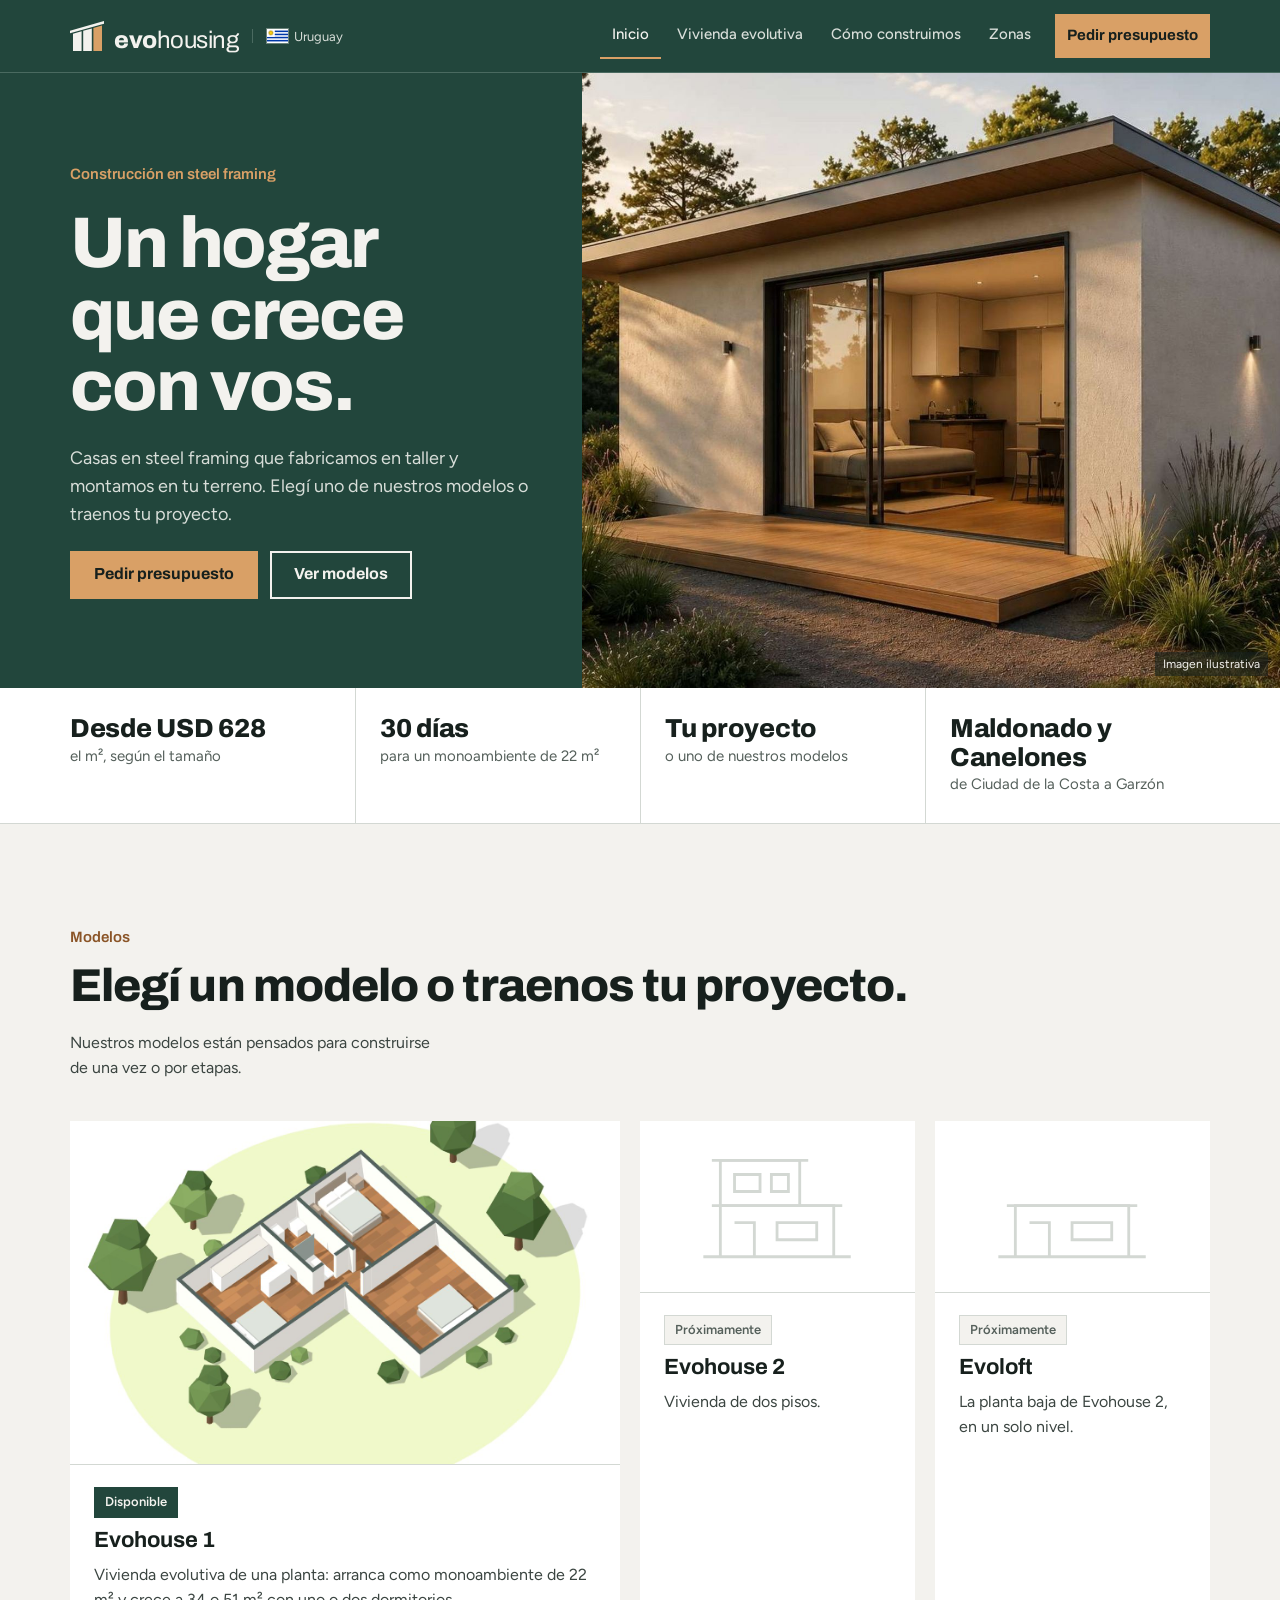
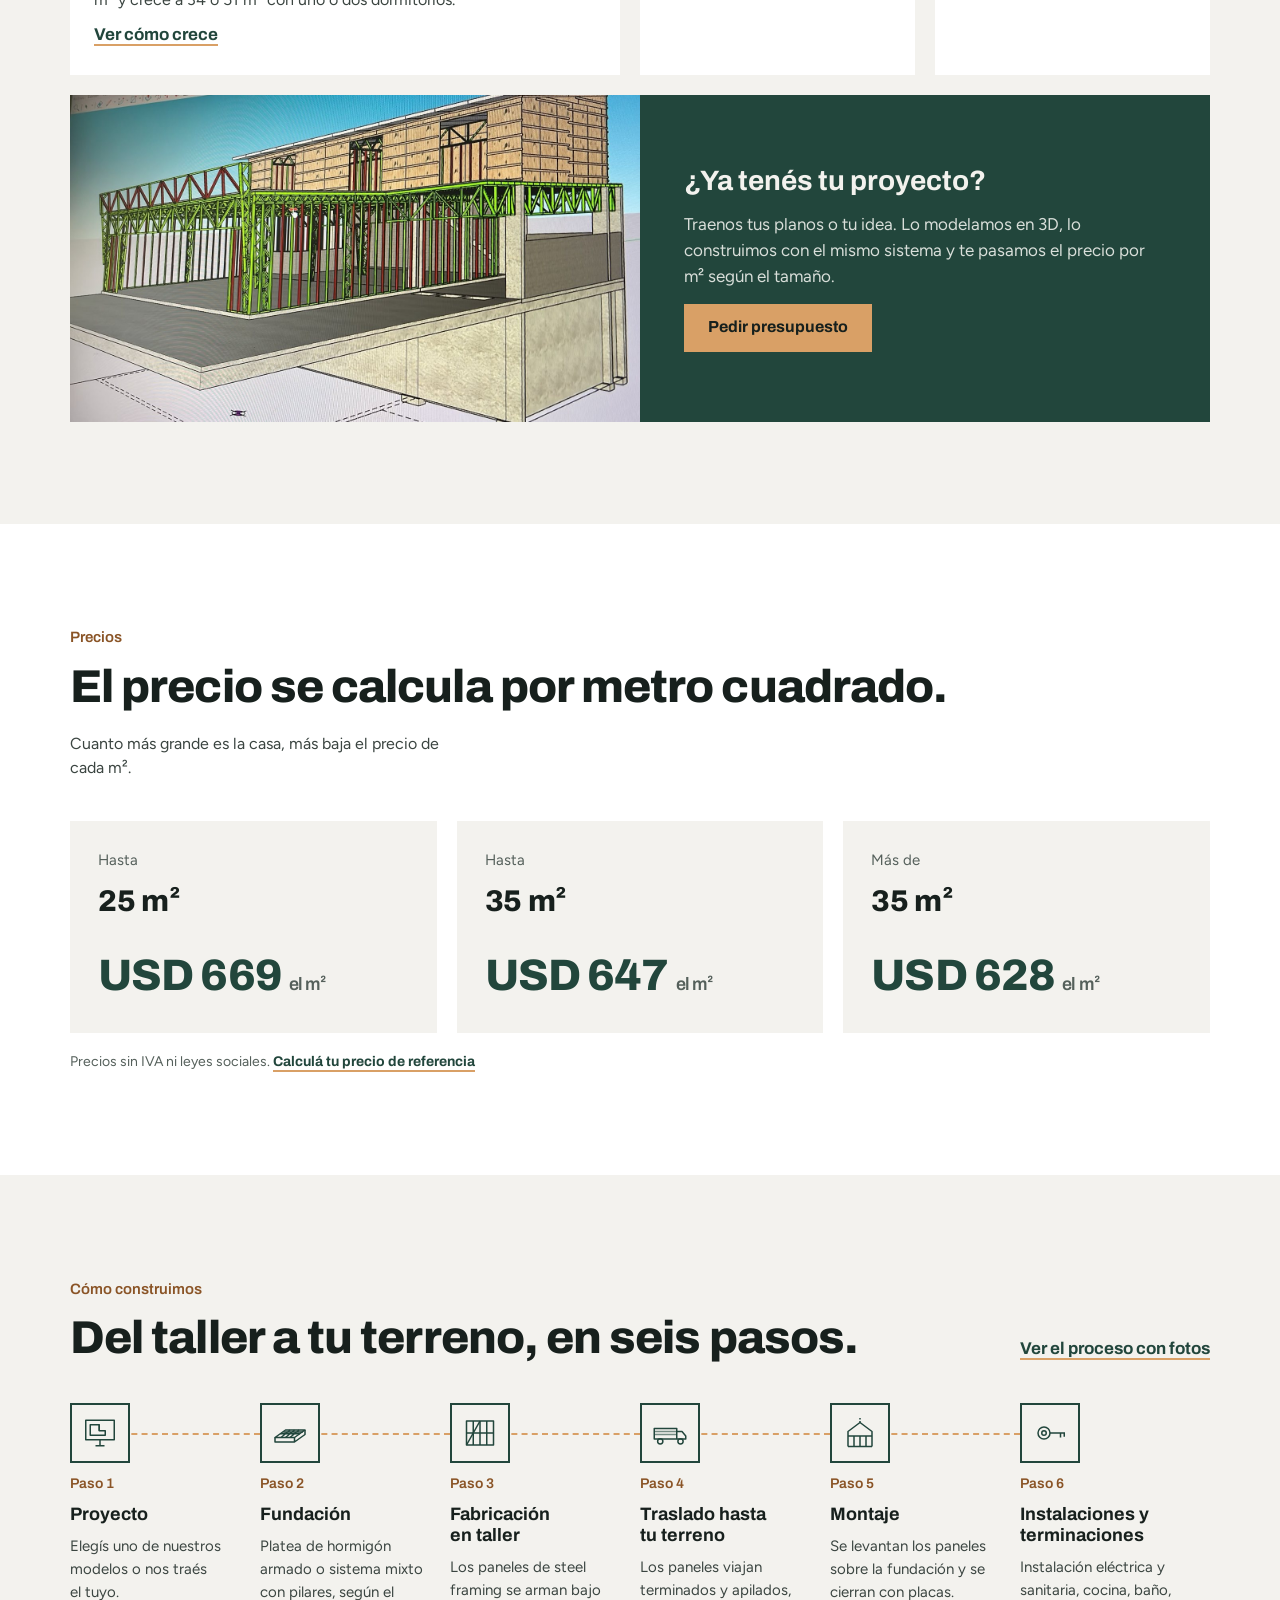
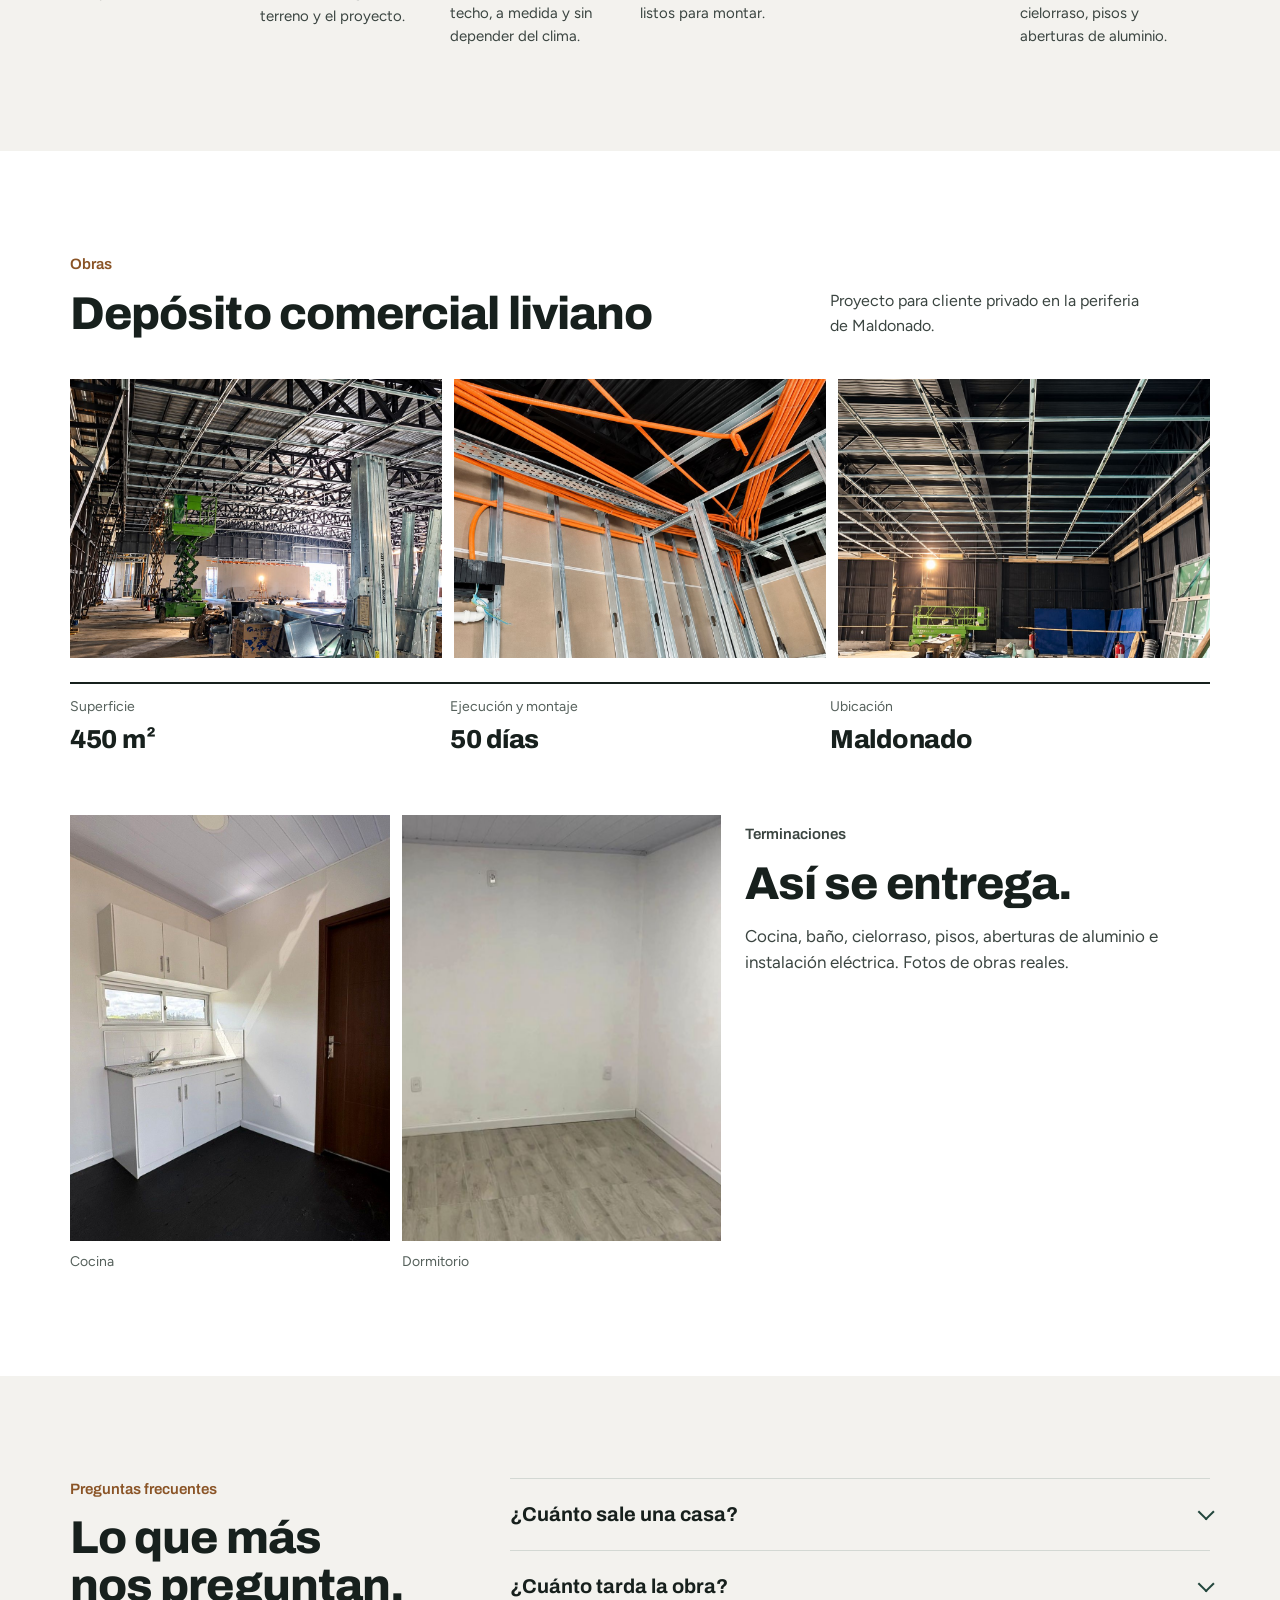
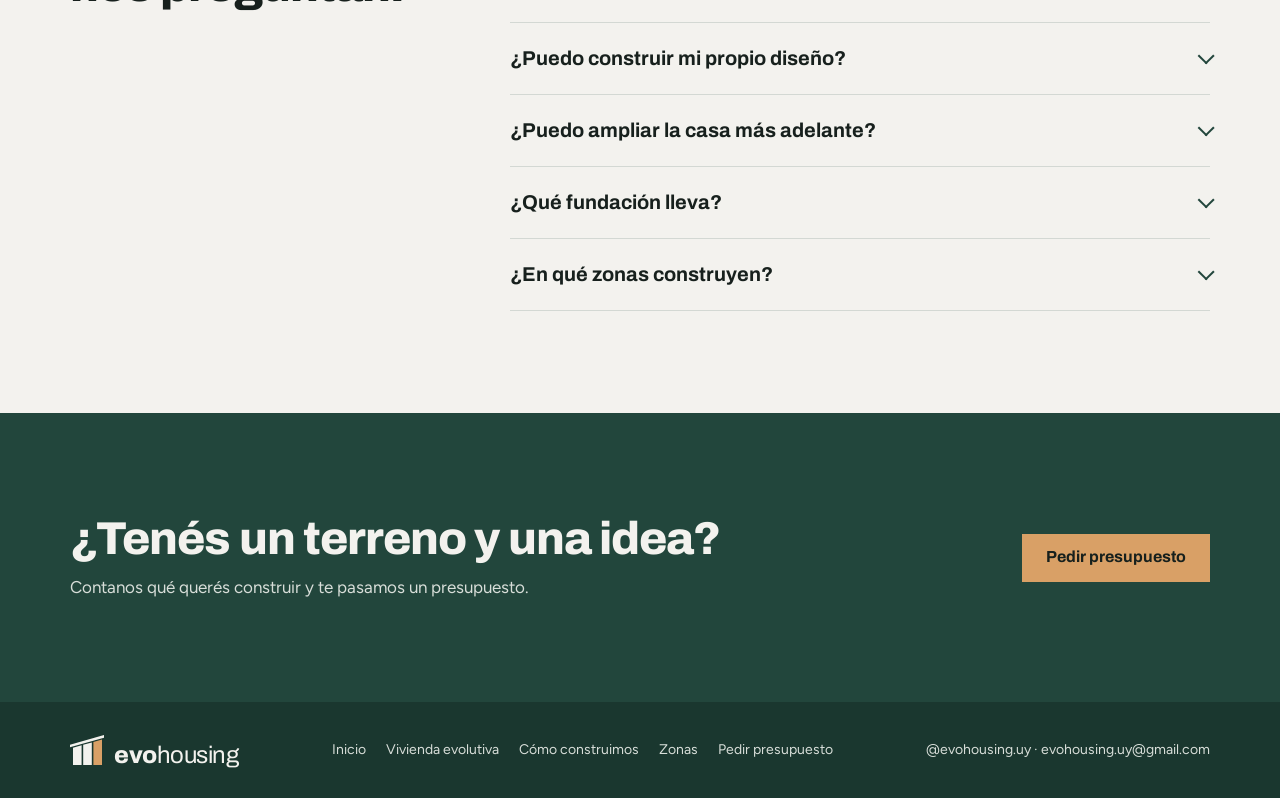
<file: index.html>
<!doctype html>
<html lang="es">
<head>
<meta charset="utf-8">
<meta name="viewport" content="width=device-width, initial-scale=1, viewport-fit=cover">
<title>EvoHousing · Casas en steel framing en Maldonado y Canelones</title>
<meta name="description" content="Casas en steel framing fabricadas en taller y montadas en tu terreno. Diseños propios o tu proyecto, en la costa de Maldonado y Canelones.">
<link rel="canonical" href="https://evohousing.github.io/">
<link rel="icon" href="favicon.svg" type="image/svg+xml">
<meta property="og:title" content="EvoHousing · Casas en steel framing en Maldonado y Canelones">
<meta property="og:description" content="Casas en steel framing fabricadas en taller y montadas en tu terreno. Diseños propios o tu proyecto, en la costa de Maldonado y Canelones.">
<meta property="og:image" content="https://evohousing.github.io/img/casa.jpg">
<meta property="og:url" content="https://evohousing.github.io/">
<link rel="preconnect" href="https://fonts.googleapis.com">
<link rel="preconnect" href="https://fonts.gstatic.com" crossorigin>
<link rel="stylesheet" href="https://fonts.googleapis.com/css2?family=Archivo:wdth,wght@62..125,400..900&family=Figtree:wght@400;500;600;700&display=swap">
<link rel="stylesheet" href="css/estilos.css?v=20261025b">
<script type="application/ld+json">{"@context": "https://schema.org", "@type": "GeneralContractor", "name": "EvoHousing", "slogan": "Un hogar que crece con vos.", "description": "Casas en steel framing fabricadas en taller y montadas en tu terreno. Diseños propios o tu proyecto.", "url": "https://evohousing.github.io/", "logo": "https://evohousing.github.io/favicon.svg", "image": "https://evohousing.github.io/img/obras/estructura-sitio.jpg", "email": "evohousing.uy@gmail.com", "sameAs": ["https://www.instagram.com/evohousing.uy/"], "address": {"@type": "PostalAddress", "addressLocality": "Punta del Este", "addressRegion": "Maldonado", "addressCountry": "UY"}, "areaServed": ["Punta del Este", "Maldonado", "San Carlos", "José Ignacio", "Garzón", "Solís", "Atlántida", "Solymar", "Ciudad de la Costa"]}</script>
<style>
.hero { background: var(--pino); color: var(--hueso); display: grid; grid-template-columns: minmax(0, 5fr) minmax(0, 6fr); }
.hero__text { padding-block: clamp(48px, 7vw, 96px); padding-left: max(20px, env(safe-area-inset-left, 0px), calc((100vw - 1180px) / 2 + 20px)); padding-right: clamp(24px, 4vw, 56px); display: flex; flex-direction: column; justify-content: center; gap: 22px; min-width: 0; }
.hero p.lead { color: var(--sobre-pino); }
.hero__ctas { display: flex; flex-wrap: wrap; gap: 12px; }
.hero__img { min-height: 460px; position: relative; }
.hero__img img { position: absolute; inset: 0; width: 100%; height: 100%; object-fit: cover; object-position: 40% 50%; }
.ilustrativa { position: absolute; right: 12px; bottom: 12px; font-size: 12px; color: var(--hueso); background: rgba(23,32,29,.6); padding: 3px 8px; }
@media (max-width: 860px) { .hero { grid-template-columns: 1fr; } .hero__text { padding-right: max(20px, env(safe-area-inset-right, 0px)); } .hero__img { min-height: 0; aspect-ratio: 4 / 3; order: -1; } }
.datos-clave { background: var(--blanco); border-bottom: 1px solid var(--linea); }
.datos-clave ul { list-style: none; margin: 0; padding: 0; display: grid; grid-template-columns: repeat(4, minmax(0, 1fr)); }
.datos-clave li { padding: 26px 24px 26px 0; display: flex; flex-direction: column; gap: 2px; }
.datos-clave li + li { padding-left: 24px; border-left: 1px solid var(--linea); }
.datos-clave strong { font-family: var(--display); font-weight: 800; font-size: 26px; letter-spacing: -0.01em; line-height: 1.1; }
.datos-clave span { font-size: 15px; color: var(--gris-2); }
@media (max-width: 860px) { .datos-clave ul { grid-template-columns: 1fr 1fr; } .datos-clave li:nth-child(3) { padding-left: 0; border-left: 0; } .datos-clave li:nth-child(n+3) { border-top: 1px solid var(--linea); } }
.modelos { display: grid; grid-template-columns: 2fr 1fr 1fr; gap: 20px; }
.modelo { background: var(--blanco); display: flex; flex-direction: column; min-width: 0; }
.modelo__img { aspect-ratio: 16 / 10; display: flex; align-items: center; justify-content: center; padding: 16px; background: var(--blanco); border-bottom: 1px solid var(--linea); }
.modelo__img img { max-height: 100%; width: auto; }
.modelo__img--foto { padding: 0; }
.modelo__img--foto img { width: 100%; height: 100%; max-height: none; object-fit: cover; }
.modelo__img svg { width: 70%; height: auto; color: var(--linea); }
.modelo__txt { padding: 22px 24px 26px; display: flex; flex-direction: column; gap: 10px; flex: 1; }
.modelo__txt p { color: var(--gris); font-size: 16px; }
.modelo__txt .link { margin-top: auto; }
.estado { align-self: flex-start; font-size: 13px; font-weight: 600; padding: 4px 10px; background: var(--hueso); color: var(--gris-2); border: 1px solid var(--linea); }
.estado--ok { background: var(--pino); color: var(--hueso); border-color: var(--pino); }
@media (max-width: 960px) { .modelos { grid-template-columns: 1fr 1fr; } .modelos .modelo:first-child { grid-column: 1 / -1; } }
@media (max-width: 560px) { .modelos { grid-template-columns: 1fr; } }
.propio { margin-top: 20px; display: grid; grid-template-columns: minmax(0, 1fr) minmax(0, 1fr); background: var(--pino); color: var(--hueso); }
.propio img { width: 100%; height: 100%; object-fit: cover; min-height: 260px; }
.propio div { padding: clamp(24px, 4vw, 44px); display: flex; flex-direction: column; justify-content: center; gap: 14px; }
.propio p { color: var(--sobre-pino); }
@media (max-width: 760px) { .propio { grid-template-columns: 1fr; } }
.proceso { list-style: none; margin: 0; padding: 0; display: grid; grid-template-columns: repeat(6, minmax(0, 1fr)); gap: 0; counter-reset: paso; }
.proceso li { display: flex; flex-direction: column; gap: 10px; padding: 0 18px 0 0; position: relative; }
.proceso li::before { content: ""; position: absolute; left: 0; right: 0; top: 30px; border-top: 2px dashed var(--madera); z-index: 0; }
.proceso li:last-child::before { right: auto; width: 60px; }
.proceso .ic { position: relative; z-index: 1; width: 60px; height: 60px; background: var(--hueso); border: 2px solid var(--pino); color: var(--pino); display: flex; align-items: center; justify-content: center; }
.proceso .ic svg { width: 36px; height: 36px; }
.proceso b { font-family: var(--display); font-size: 14px; color: var(--madera-txt); font-weight: 600; }
.proceso h3 { font-size: 18px; }
.proceso p { font-size: 15px; color: var(--gris); }
@media (max-width: 960px) { .proceso { grid-template-columns: repeat(3, minmax(0, 1fr)); row-gap: 32px; } .proceso li:nth-child(3)::before { right: auto; width: 60px; } }
@media (max-width: 560px) { .proceso { grid-template-columns: 1fr; row-gap: 0; } .proceso li { display: grid; grid-template-columns: 60px 1fr; column-gap: 16px; padding: 0 0 22px; } .proceso li > :not(.ic) { grid-column: 2; } .proceso .ic { grid-row: 1 / span 3; } .proceso li::before { left: 30px; right: auto; top: 0; bottom: 0; width: 0; border-top: 0; border-left: 2px dashed var(--madera); } .proceso li:last-child::before { display: none; } }
.obra { display: grid; grid-template-columns: repeat(3, minmax(0, 1fr)); gap: 12px; }
.obra img { aspect-ratio: 4 / 3; object-fit: cover; width: 100%; }
@media (max-width: 760px) { .obra { grid-template-columns: 1fr 1fr; } .obra figure:first-child { grid-column: span 2; } }
.terminaciones { display: grid; grid-template-columns: 7fr 5fr; gap: 24px; align-items: start; margin-top: 56px; }
.terminaciones .fotos { display: grid; grid-template-columns: 1fr 1fr; gap: 12px; }
.terminaciones img { aspect-ratio: 3 / 4; object-fit: cover; width: 100%; }
.terminaciones .texto { display: flex; flex-direction: column; gap: 14px; padding-top: 8px; }
.terminaciones .texto p { color: var(--gris); }
@media (max-width: 860px) { .terminaciones { grid-template-columns: 1fr; } }
.faq { display: grid; grid-template-columns: minmax(0, 4fr) minmax(0, 7fr); gap: 40px; }
@media (max-width: 860px) { .faq { grid-template-columns: 1fr; gap: 20px; } }
.faq details { border-top: 1px solid var(--linea); }
.faq details:last-child { border-bottom: 1px solid var(--linea); }
.faq summary { list-style: none; cursor: pointer; display: flex; justify-content: space-between; gap: 16px; align-items: center; padding: 20px 0; font-family: var(--display); font-weight: 700; font-size: 20px; }
.faq summary::-webkit-details-marker { display: none; }
.faq summary::after { content: ""; width: 12px; height: 12px; flex-shrink: 0; border-right: 2px solid var(--pino); border-bottom: 2px solid var(--pino); transform: rotate(45deg) translateY(-3px); transition: transform .2s; }
.faq details[open] summary::after { transform: rotate(225deg) translateY(-3px); }
.faq details p { padding: 0 0 22px; color: var(--gris); max-width: 62ch; }
@media (prefers-reduced-motion: reduce) { .faq summary::after { transition: none; } }
.cierre .wrap { display: flex; flex-wrap: wrap; justify-content: space-between; align-items: center; gap: 24px; }
.cierre p { color: var(--sobre-pino); margin-top: 10px; }
</style>
</head>
<body>
<header class="top">
  <div class="wrap top__in">
    <div class="marca" style="display:flex;align-items:center;gap:14px">
      <a class="logo" href="./" aria-label="EvoHousing, inicio"><svg viewBox="0 0 34 32" aria-hidden="true"><polygon points="0,13.28 34,3.72 34,1.12 0,10.68" fill="#F3F2EE"/><polygon points="3,13.74 11.6,11.32 11.6,31 3,31" fill="#F3F2EE"/><polygon points="13.2,10.87 21.8,8.45 21.8,31 13.2,31" fill="#F3F2EE"/><polygon points="23.4,8 32,5.58 32,31 23.4,31" fill="#D9A066"/></svg><span>evo<b>housing</b></span></a>
      <span class="pais" style="display:inline-flex;align-items:center;gap:6px"><svg class="bandera" width="21" height="14" viewBox="0 0 27 18" role="img" aria-label="Bandera de Uruguay"><rect width="27" height="18" fill="#FFFFFF"/><rect y="2" width="27" height="2" fill="#0038A8"/><rect y="6" width="27" height="2" fill="#0038A8"/><rect y="10" width="27" height="2" fill="#0038A8"/><rect y="14" width="27" height="2" fill="#0038A8"/><rect width="10" height="10" fill="#FFFFFF"/><polygon points="5.00,1.60 5.41,2.94 6.30,1.86 6.17,3.25 7.40,2.60 6.75,3.83 8.14,3.70 7.06,4.59 8.40,5.00 7.06,5.41 8.14,6.30 6.75,6.17 7.40,7.40 6.17,6.75 6.30,8.14 5.41,7.06 5.00,8.40 4.59,7.06 3.70,8.14 3.83,6.75 2.60,7.40 3.25,6.17 1.86,6.30 2.94,5.41 1.60,5.00 2.94,4.59 1.86,3.70 3.25,3.83 2.60,2.60 3.83,3.25 3.70,1.86 4.59,2.94" fill="#FCD116" stroke="#7B5A00" stroke-width="0.25"/><circle cx="5" cy="5" r="1.9" fill="#FCD116" stroke="#7B5A00" stroke-width="0.25"/></svg>Uruguay</span>
    </div>
    <nav class="nav" aria-label="Secciones">
      <a href="./" aria-current="page">Inicio</a>
      <a href="vivienda-evolutiva.html">Vivienda evolutiva</a>
      <a href="como-construimos.html">Cómo construimos</a>
      <a href="zonas.html">Zonas</a>
      <a class="nav__cta" href="presupuesto.html">Pedir presupuesto</a>
    </nav>
  </div>
</header>
<main>
  <section class="hero" aria-labelledby="titulo">
    <div class="hero__text">
      <p class="eyebrow" style="color: var(--madera)">Construcción en steel framing</p>
      <h1 id="titulo">Un hogar que crece con vos.</h1>
      <p class="lead">Casas en steel framing que fabricamos en taller y montamos en tu terreno. Elegí uno de nuestros modelos o traenos tu proyecto.</p>
      <div class="hero__ctas">
        <a class="btn btn--madera" href="presupuesto.html">Pedir presupuesto</a>
        <a class="btn btn--line" href="vivienda-evolutiva.html">Ver modelos</a>
      </div>
    </div>
    <div class="hero__img"><img src="img/casa.jpg" alt="Vivienda EvoHousing de un ambiente con gran ventanal y deck de madera, al atardecer" width="1800" height="1126"><span class="ilustrativa">Imagen ilustrativa</span></div>
  </section>

  <section class="datos-clave" aria-label="En resumen">
    <div class="wrap">
      <ul>
        <li><strong>Desde USD 628</strong><span>el m², según el tamaño</span></li>
        <li><strong>30 días</strong><span>para un monoambiente de 22 m²</span></li>
        <li><strong>Tu proyecto</strong><span>o uno de nuestros modelos</span></li>
        <li><strong>Maldonado y Canelones</strong><span>de Ciudad de la Costa a Garzón</span></li>
      </ul>
    </div>
  </section>

  <section class="band" aria-labelledby="t-modelos">
    <div class="wrap">
      <div class="section-head">
        <div><p class="eyebrow">Modelos</p><h2 id="t-modelos">Elegí un modelo o traenos tu proyecto.</h2></div>
        <p class="lead">Nuestros modelos están pensados para construirse de una vez o por etapas.</p>
      </div>
      <div class="modelos">
        <article class="modelo">
          <div class="modelo__img modelo__img--foto"><img src="img/evohouse-1.jpg" alt="Maqueta de Evohouse 1 con dos dormitorios, rodeada de vegetación" width="1280" height="800" loading="lazy"></div>
          <div class="modelo__txt">
            <span class="estado estado--ok">Disponible</span>
            <h3>Evohouse 1</h3>
            <p>Vivienda evolutiva de una planta: arranca como monoambiente de 22 m² y crece a 34 o 51 m² con uno o dos dormitorios.</p>
            <a class="link" href="vivienda-evolutiva.html">Ver cómo crece</a>
          </div>
        </article>
        <article class="modelo">
          <div class="modelo__img"><svg viewBox="0 0 120 80" fill="none" stroke="currentColor" stroke-width="2" aria-hidden="true"><path d="M20 76V40h80v36M20 40V8h56v32"/><path d="M14 8h68M14 40h92M8 76h104"/><path d="M30 52h14v24M60 52h28v12H60zM30 18h18v12H30zM56 18h12v12H56z"/></svg></div>
          <div class="modelo__txt"><span class="estado">Próximamente</span><h3>Evohouse 2</h3><p>Vivienda de dos pisos.</p></div>
        </article>
        <article class="modelo">
          <div class="modelo__img"><svg viewBox="0 0 120 80" fill="none" stroke="currentColor" stroke-width="2" aria-hidden="true"><path d="M20 76V40h80v36"/><path d="M14 40h92M8 76h104"/><path d="M30 52h14v24M60 52h28v12H60z"/></svg></div>
          <div class="modelo__txt"><span class="estado">Próximamente</span><h3>Evoloft</h3><p>La planta baja de Evohouse 2, en un solo nivel.</p></div>
        </article>
      </div>
      <div class="propio">
        <img src="img/obras/proyecto-bim.jpg" alt="Modelo 3D de una estructura de steel framing en la computadora" width="1430" height="820" loading="lazy">
        <div>
          <h3 style="font-size: 28px">¿Ya tenés tu proyecto?</h3>
          <p>Traenos tus planos o tu idea. Lo modelamos en 3D, lo construimos con el mismo sistema y te pasamos el precio por m² según el tamaño.</p>
          <a class="btn btn--madera" href="presupuesto.html" style="align-self: flex-start">Pedir presupuesto</a>
        </div>
      </div>
    </div>
  </section>

  <section class="band band--white" aria-labelledby="t-precio">
    <div class="wrap">
      <div class="section-head">
        <div><p class="eyebrow">Precios</p><h2 id="t-precio">El precio se calcula por metro cuadrado.</h2></div>
        <p class="lead">Cuanto más grande es la casa, más baja el precio de cada m².</p>
      </div>
      <div class="tramos">
        <div class="tramo"><span>Hasta</span><b>25 m²</b><strong>USD 669 <small>el m²</small></strong></div>
        <div class="tramo"><span>Hasta</span><b>35 m²</b><strong>USD 647 <small>el m²</small></strong></div>
        <div class="tramo"><span>Más de</span><b>35 m²</b><strong>USD 628 <small>el m²</small></strong></div>
      </div>
      <p class="nota" style="margin-top: 18px">Precios sin IVA ni leyes sociales. <a class="link" href="presupuesto.html#calculadora">Calculá tu precio de referencia</a></p>
    </div>
  </section>

  <section class="band" aria-labelledby="t-proceso">
    <div class="wrap">
      <div class="section-head">
        <div><p class="eyebrow">Cómo construimos</p><h2 id="t-proceso">Del taller a tu terreno, en seis pasos.</h2></div>
        <a class="link" href="como-construimos.html">Ver el proceso con fotos</a>
      </div>
      <ol class="proceso">
        <li><span class="ic"><svg viewBox="0 0 48 48" fill="none" stroke="currentColor" stroke-width="2" stroke-linejoin="round" aria-hidden="true"><rect x="5" y="7" width="38" height="26"/><path d="M18 41h12M24 33v8"/><path d="M11 27V13h12v8h8v6z"/><path d="M23 13v8"/></svg></span><b>Paso 1</b><h3>Proyecto</h3><p>Elegís uno de nuestros modelos o nos traés el tuyo.</p></li>
<li><span class="ic"><svg viewBox="0 0 48 48" fill="none" stroke="currentColor" stroke-width="2" stroke-linejoin="round" aria-hidden="true"><path d="M4 30l14-10h26L30 30z"/><path d="M4 30v6h26v-6M30 36l14-10v-6"/><path d="M11 25h26M15 22.5h26M18 30l12-10M24 30l12-10M12 30l12-10"/></svg></span><b>Paso 2</b><h3>Fundación</h3><p>Platea de hormigón armado o sistema mixto con pilares, según el terreno y el proyecto.</p></li>
<li><span class="ic"><svg viewBox="0 0 48 48" fill="none" stroke="currentColor" stroke-width="2" stroke-linejoin="round" aria-hidden="true"><rect x="6" y="8" width="36" height="32"/><path d="M15 8v32M24 8v32M33 8v32M6 24h36"/><path d="M6 40L24 8" stroke-dasharray="0"/></svg></span><b>Paso 3</b><h3>Fabricación en taller</h3><p>Los paneles de steel framing se arman bajo techo, a medida y sin depender del clima.</p></li>
<li><span class="ic"><svg viewBox="0 0 48 48" fill="none" stroke="currentColor" stroke-width="2" stroke-linejoin="round" aria-hidden="true"><path d="M3 32h30V18H3z"/><path d="M33 22h7l5 6v4H33"/><circle cx="11" cy="35" r="3.5"/><circle cx="38" cy="35" r="3.5"/><path d="M3 22h30M3 26h30" opacity=".6"/></svg></span><b>Paso 4</b><h3>Traslado hasta tu terreno</h3><p>Los paneles viajan terminados y apilados, listos para montar.</p></li>
<li><span class="ic"><svg viewBox="0 0 48 48" fill="none" stroke="currentColor" stroke-width="2" stroke-linejoin="round" aria-hidden="true"><path d="M8 42V22L24 10l16 12v20"/><path d="M8 42h32M16 42V28M24 42V28M32 42V28M8 28h32"/><path d="M24 4v6" stroke-dasharray="2 2"/></svg></span><b>Paso 5</b><h3>Montaje</h3><p>Se levantan los paneles sobre la fundación y se cierran con placas.</p></li>
<li><span class="ic"><svg viewBox="0 0 48 48" fill="none" stroke="currentColor" stroke-width="2" stroke-linejoin="round" aria-hidden="true"><circle cx="16" cy="24" r="8"/><circle cx="16" cy="24" r="3"/><path d="M24 24h20M38 24v6M43 24v5"/></svg></span><b>Paso 6</b><h3>Instalaciones y terminaciones</h3><p>Instalación eléctrica y sanitaria, cocina, baño, cielorraso, pisos y aberturas de aluminio.</p></li>
      </ol>
    </div>
  </section>

  <section class="band band--white" aria-labelledby="t-obras">
    <div class="wrap">
      <div class="section-head">
        <div><p class="eyebrow">Obras</p><h2 id="t-obras">Depósito comercial liviano</h2></div>
        <p class="lead">Proyecto para cliente privado en la periferia de Maldonado.</p>
      </div>
      <div class="obra">
        <figure class="foto"><img src="img/obras/deposito-estructura.jpg" alt="Estructura y cubierta del depósito" width="1600" height="900" loading="lazy"></figure>
        <figure class="foto"><img src="img/obras/deposito-instalaciones.jpg" alt="Instalaciones eléctricas sobre tabiques de steel framing" width="1600" height="900" loading="lazy"></figure>
        <figure class="foto"><img src="img/obras/deposito-cielorraso.jpg" alt="Estructura del cielorraso del depósito" width="1600" height="900" loading="lazy"></figure>
      </div>
      <dl class="ficha" style="margin-top: 24px">
        <div><dt>Superficie</dt><dd>450 m²</dd></div>
        <div><dt>Ejecución y montaje</dt><dd>50 días</dd></div>
        <div><dt>Ubicación</dt><dd>Maldonado</dd></div>
      </dl>
      <div class="terminaciones">
        <div class="fotos">
          <figure class="foto"><img src="img/obras/cocina.jpg" alt="Cocina terminada con mesada de granito y muebles blancos" width="1010" height="1180" loading="lazy"><figcaption>Cocina</figcaption></figure>
          <figure class="foto"><img src="img/obras/dormitorio.jpg" alt="Dormitorio terminado con piso cerámico y cielorraso de PVC" width="646" height="1200" loading="lazy"><figcaption>Dormitorio</figcaption></figure>
        </div>
        <div class="texto">
          <p class="eyebrow">Terminaciones</p>
          <h2>Así se entrega.</h2>
          <p>Cocina, baño, cielorraso, pisos, aberturas de aluminio e instalación eléctrica. Fotos de obras reales.</p>
        </div>
      </div>
    </div>
  </section>

  <section class="band" aria-labelledby="t-faq">
    <div class="wrap faq">
      <div style="display:flex; flex-direction:column; gap:14px"><p class="eyebrow">Preguntas frecuentes</p><h2 id="t-faq">Lo que más nos preguntan.</h2></div>
      <div>
        <details><summary>¿Cuánto sale una casa?</summary><p>Se calcula por m²: hasta 25 m², USD 669 el m²; hasta 35 m², USD 647; más de 35 m², USD 628. Son precios sin IVA ni leyes sociales. En <a class="link" href="presupuesto.html#calculadora">Pedir presupuesto</a> podés calcular un precio de referencia.</p></details>
        <details><summary>¿Cuánto tarda la obra?</summary><p>Un monoambiente de 22 m² se ejecuta en 30 días y cada ampliación en 20 días. Si construís los 51 m² de una vez, el plazo total es de 65 días.</p></details>
        <details><summary>¿Puedo construir mi propio diseño?</summary><p>Sí. Traenos tus planos o tu idea, lo modelamos en 3D y te pasamos el precio por m² según el tamaño.</p></details>
        <details><summary>¿Puedo ampliar la casa más adelante?</summary><p>Sí. Evohouse 1 está pensada para crecer: arrancás con el monoambiente y le sumás uno o dos dormitorios cuando los necesites. <a class="link" href="vivienda-evolutiva.html">Ver cómo crece</a></p></details>
        <details><summary>¿Qué fundación lleva?</summary><p>Platea de hormigón armado o sistema mixto con pilares, según el terreno y el proyecto.</p></details>
        <details><summary>¿En qué zonas construyen?</summary><p>Punta del Este, Maldonado, San Carlos, José Ignacio, Garzón, Solís, Atlántida, Solymar y Ciudad de la Costa. Si tu terreno está en otra zona, consultanos. <a class="link" href="zonas.html">Ver zonas</a></p></details>
      </div>
    </div>
  </section>

  <section class="band band--pino cierre">
    <div class="wrap">
      <div><h2>¿Tenés un terreno y una idea?</h2><p>Contanos qué querés construir y te pasamos un presupuesto.</p></div>
      <a class="btn btn--madera" href="presupuesto.html">Pedir presupuesto</a>
    </div>
  </section>
</main>
<footer class="pie">
  <div class="wrap">
    <a class="logo" href="./"><svg viewBox="0 0 34 32" aria-hidden="true"><polygon points="0,13.28 34,3.72 34,1.12 0,10.68" fill="#F3F2EE"/><polygon points="3,13.74 11.6,11.32 11.6,31 3,31" fill="#F3F2EE"/><polygon points="13.2,10.87 21.8,8.45 21.8,31 13.2,31" fill="#F3F2EE"/><polygon points="23.4,8 32,5.58 32,31 23.4,31" fill="#D9A066"/></svg><span>evo<b>housing</b></span></a>
    <nav aria-label="Pie"><a href="./">Inicio</a> <a href="vivienda-evolutiva.html">Vivienda evolutiva</a> <a href="como-construimos.html">Cómo construimos</a> <a href="zonas.html">Zonas</a> <a href="presupuesto.html">Pedir presupuesto</a></nav>
    <span><a href="https://www.instagram.com/evohousing.uy/" target="_blank" rel="noopener">@evohousing.uy</a> · evohousing.uy@gmail.com</span>
  </div>
</footer>

</body>
</html>
</file>
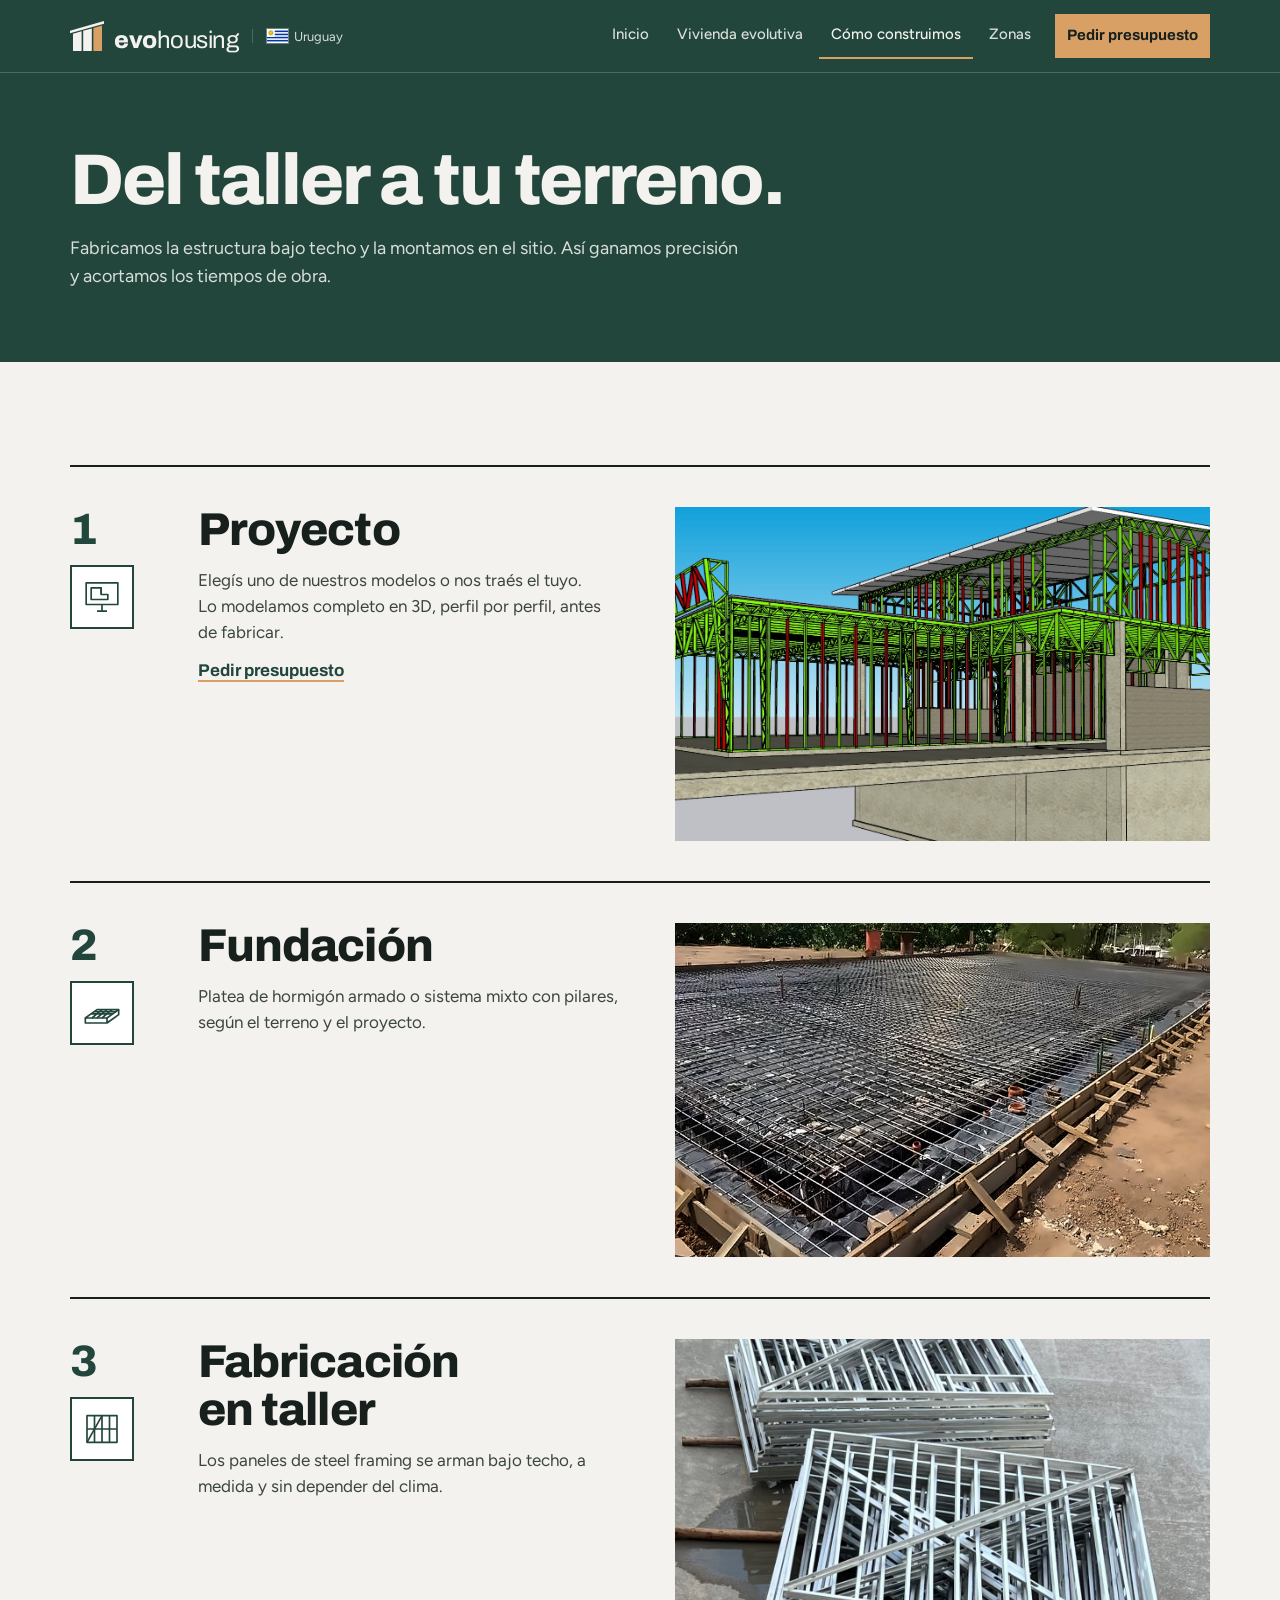
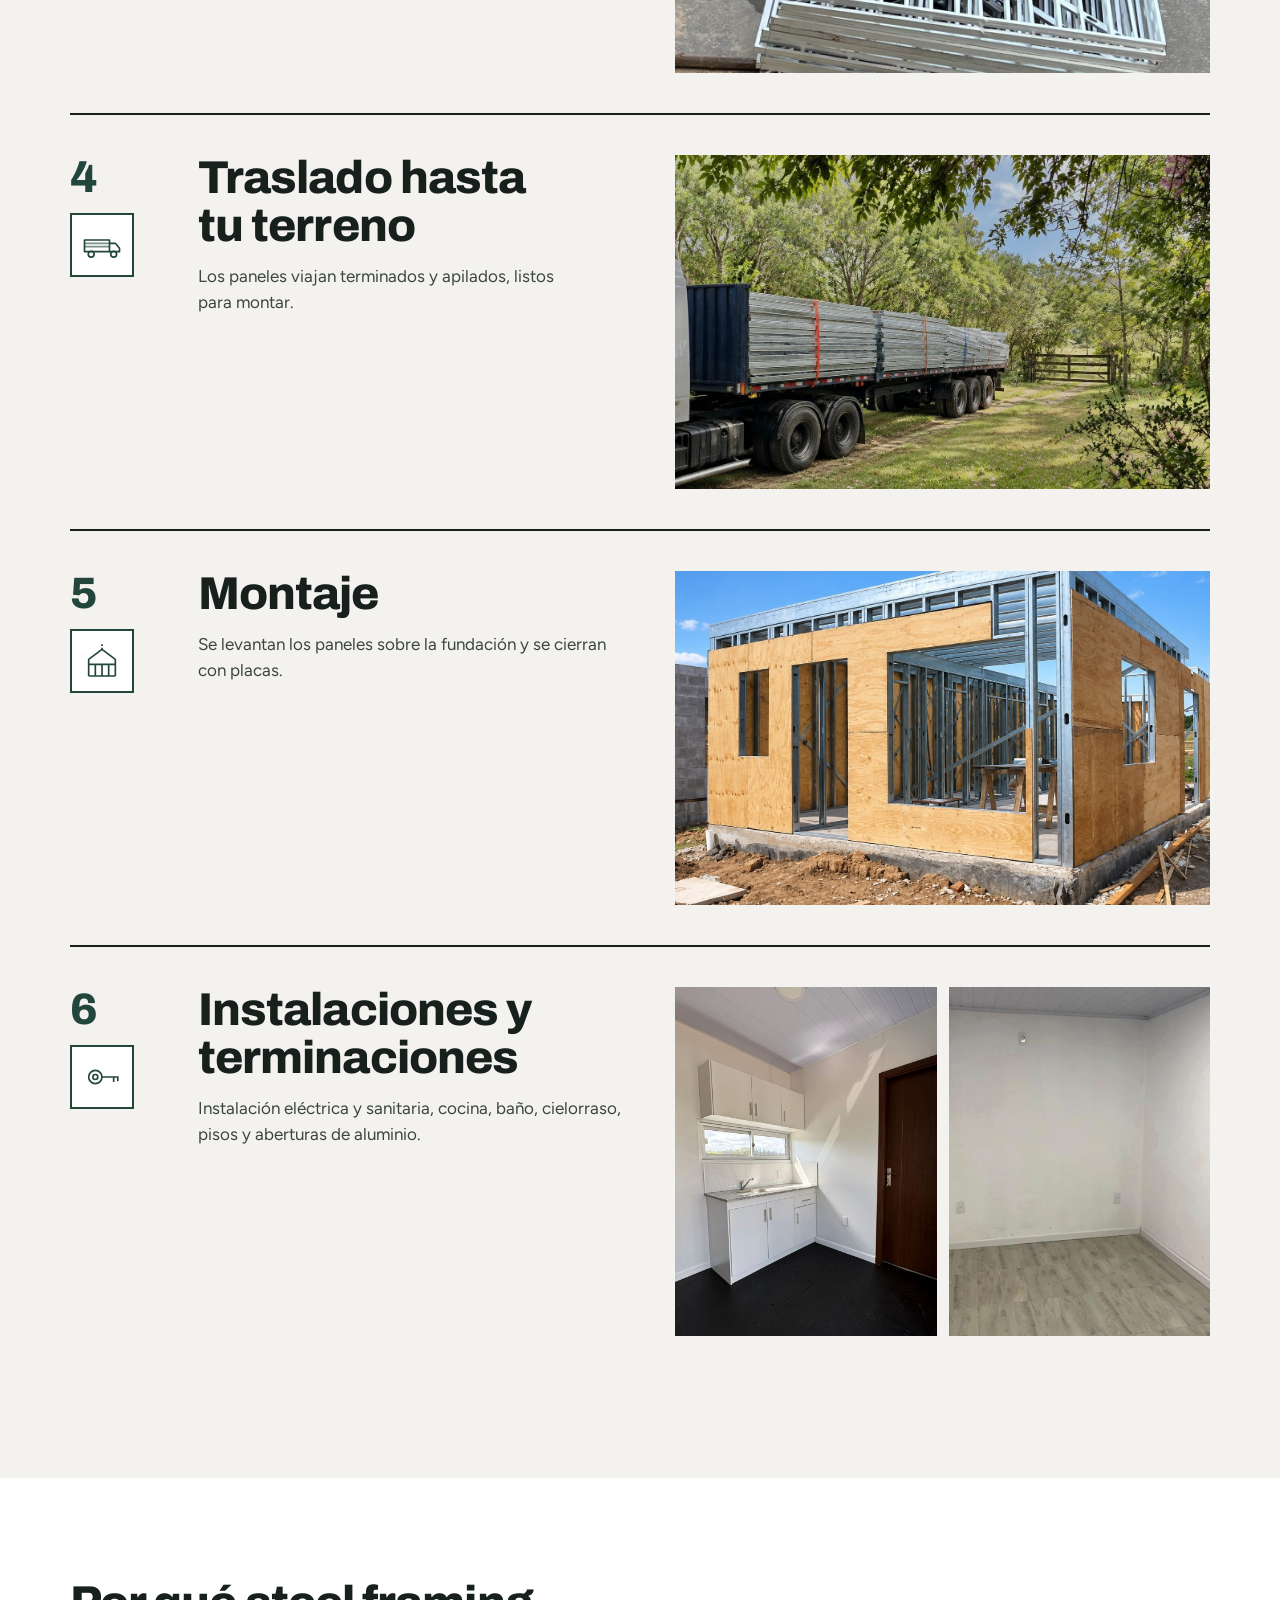
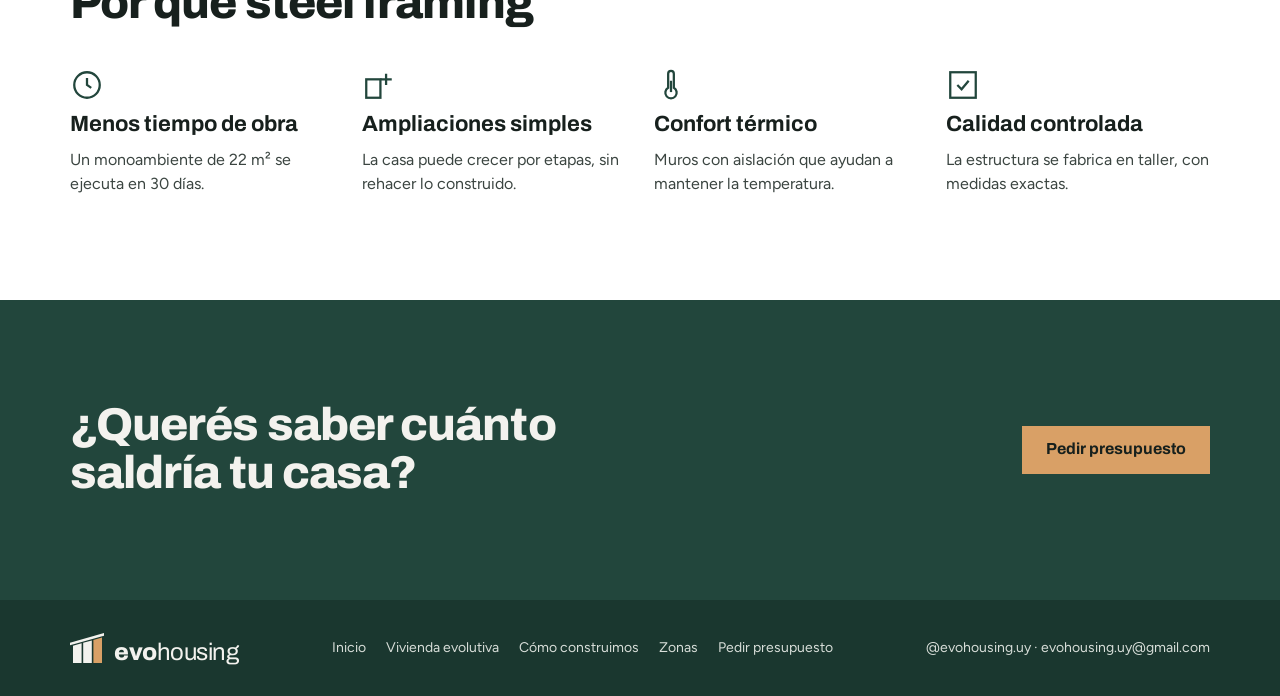
<file: como-construimos.html>
<!doctype html>
<html lang="es">
<head>
<meta charset="utf-8">
<meta name="viewport" content="width=device-width, initial-scale=1, viewport-fit=cover">
<title>Cómo construimos · EvoHousing</title>
<meta name="description" content="Fundación, fabricación en taller, montaje en tu terreno y terminaciones: así construimos en steel framing.">
<link rel="canonical" href="https://evohousing.github.io/como-construimos.html">
<link rel="icon" href="favicon.svg" type="image/svg+xml">
<meta property="og:title" content="Cómo construimos · EvoHousing">
<meta property="og:description" content="Fundación, fabricación en taller, montaje en tu terreno y terminaciones: así construimos en steel framing.">
<meta property="og:image" content="https://evohousing.github.io/img/casa.jpg">
<meta property="og:url" content="https://evohousing.github.io/como-construimos.html">
<link rel="preconnect" href="https://fonts.googleapis.com">
<link rel="preconnect" href="https://fonts.gstatic.com" crossorigin>
<link rel="stylesheet" href="https://fonts.googleapis.com/css2?family=Archivo:wdth,wght@62..125,400..900&family=Figtree:wght@400;500;600;700&display=swap">
<link rel="stylesheet" href="css/estilos.css?v=20261025b">
<style>
.pasos { list-style: none; margin: 0; padding: 0; display: flex; flex-direction: column; }
.paso { display: grid; grid-template-columns: 96px minmax(0, 5fr) minmax(0, 6fr); gap: 32px; padding-block: 40px; border-top: 2px solid var(--tinta); align-items: start; }
.paso__marca { display: flex; flex-direction: column; gap: 14px; align-items: flex-start; }
.paso__num { font-family: var(--display); font-weight: 800; font-size: 44px; line-height: 1; color: var(--pino); }
.paso__ic { width: 64px; height: 64px; border: 2px solid var(--pino); color: var(--pino); display: flex; align-items: center; justify-content: center; background: var(--blanco); }
.paso__ic svg { width: 40px; height: 40px; }
.paso__txt { display: flex; flex-direction: column; gap: 12px; }
.paso__txt p { color: var(--gris); }
.paso__img img { width: 100%; aspect-ratio: 16 / 10; object-fit: cover; }
.paso__img.recorte img { object-fit: contain; aspect-ratio: auto; }
.paso__img.doble { display: grid; grid-template-columns: 1fr 1fr; gap: 12px; }
.paso__img.doble img { aspect-ratio: 3 / 4; }
@media (max-width: 860px) { .paso { grid-template-columns: 72px minmax(0, 1fr); gap: 20px; } .paso__img { grid-column: 1 / -1; } .paso__num { font-size: 34px; } .paso__ic { width: 52px; height: 52px; } .paso__ic svg { width: 32px; height: 32px; } }
.beneficios { list-style: none; margin: 0; padding: 0; display: grid; grid-template-columns: repeat(4, minmax(0, 1fr)); gap: 28px; }
.beneficios li { display: flex; flex-direction: column; gap: 10px; }
.beneficios svg { width: 34px; height: 34px; }
.beneficios p { color: var(--gris); font-size: 16px; }
@media (max-width: 900px) { .beneficios { grid-template-columns: repeat(2, minmax(0, 1fr)); } }
@media (max-width: 480px) { .beneficios { grid-template-columns: 1fr; } }
</style>
</head>
<body>
<header class="top">
  <div class="wrap top__in">
    <div class="marca" style="display:flex;align-items:center;gap:14px">
      <a class="logo" href="./" aria-label="EvoHousing, inicio"><svg viewBox="0 0 34 32" aria-hidden="true"><polygon points="0,13.28 34,3.72 34,1.12 0,10.68" fill="#F3F2EE"/><polygon points="3,13.74 11.6,11.32 11.6,31 3,31" fill="#F3F2EE"/><polygon points="13.2,10.87 21.8,8.45 21.8,31 13.2,31" fill="#F3F2EE"/><polygon points="23.4,8 32,5.58 32,31 23.4,31" fill="#D9A066"/></svg><span>evo<b>housing</b></span></a>
      <span class="pais" style="display:inline-flex;align-items:center;gap:6px"><svg class="bandera" width="21" height="14" viewBox="0 0 27 18" role="img" aria-label="Bandera de Uruguay"><rect width="27" height="18" fill="#FFFFFF"/><rect y="2" width="27" height="2" fill="#0038A8"/><rect y="6" width="27" height="2" fill="#0038A8"/><rect y="10" width="27" height="2" fill="#0038A8"/><rect y="14" width="27" height="2" fill="#0038A8"/><rect width="10" height="10" fill="#FFFFFF"/><polygon points="5.00,1.60 5.41,2.94 6.30,1.86 6.17,3.25 7.40,2.60 6.75,3.83 8.14,3.70 7.06,4.59 8.40,5.00 7.06,5.41 8.14,6.30 6.75,6.17 7.40,7.40 6.17,6.75 6.30,8.14 5.41,7.06 5.00,8.40 4.59,7.06 3.70,8.14 3.83,6.75 2.60,7.40 3.25,6.17 1.86,6.30 2.94,5.41 1.60,5.00 2.94,4.59 1.86,3.70 3.25,3.83 2.60,2.60 3.83,3.25 3.70,1.86 4.59,2.94" fill="#FCD116" stroke="#7B5A00" stroke-width="0.25"/><circle cx="5" cy="5" r="1.9" fill="#FCD116" stroke="#7B5A00" stroke-width="0.25"/></svg>Uruguay</span>
    </div>
    <nav class="nav" aria-label="Secciones">
      <a href="./">Inicio</a>
      <a href="vivienda-evolutiva.html">Vivienda evolutiva</a>
      <a href="como-construimos.html" aria-current="page">Cómo construimos</a>
      <a href="zonas.html">Zonas</a>
      <a class="nav__cta" href="presupuesto.html">Pedir presupuesto</a>
    </nav>
  </div>
</header>
<main>
  <section class="pagina-cabeza">
    <div class="wrap">
      <h1>Del taller a tu terreno.</h1>
      <p>Fabricamos la estructura bajo techo y la montamos en el sitio. Así ganamos precisión y acortamos los tiempos de obra.</p>
    </div>
  </section>

  <section class="band" aria-label="Proceso">
    <div class="wrap">
      <ol class="pasos">
        <li class="paso">
          <div class="paso__marca"><span class="paso__num">1</span><span class="paso__ic"><svg viewBox="0 0 48 48" fill="none" stroke="currentColor" stroke-width="2" stroke-linejoin="round" aria-hidden="true"><rect x="5" y="7" width="38" height="26"/><path d="M18 41h12M24 33v8"/><path d="M11 27V13h12v8h8v6z"/><path d="M23 13v8"/></svg></span></div>
          <div class="paso__txt"><h2>Proyecto</h2><p>Elegís uno de nuestros modelos o nos traés el tuyo. Lo modelamos completo en 3D, perfil por perfil, antes de fabricar.</p><a class="link" href="presupuesto.html">Pedir presupuesto</a></div>
          <div class="paso__img"><img src="img/obras/proyecto-modelo.jpg" alt="Modelo 3D de la estructura de steel framing, perfil por perfil" width="1447" height="771" loading="lazy"></div>
        </li>
        <li class="paso">
          <div class="paso__marca"><span class="paso__num">2</span><span class="paso__ic"><svg viewBox="0 0 48 48" fill="none" stroke="currentColor" stroke-width="2" stroke-linejoin="round" aria-hidden="true"><path d="M4 30l14-10h26L30 30z"/><path d="M4 30v6h26v-6M30 36l14-10v-6"/><path d="M11 25h26M15 22.5h26M18 30l12-10M24 30l12-10M12 30l12-10"/></svg></span></div>
          <div class="paso__txt"><h2>Fundación</h2><p>Platea de hormigón armado o sistema mixto con pilares, según el terreno y el proyecto.</p></div>
          <div class="paso__img"><img src="img/obras/platea.jpg" alt="Platea con malla de acero lista para hormigonar" width="1628" height="1178" loading="lazy"></div>
        </li>
        <li class="paso">
          <div class="paso__marca"><span class="paso__num">3</span><span class="paso__ic"><svg viewBox="0 0 48 48" fill="none" stroke="currentColor" stroke-width="2" stroke-linejoin="round" aria-hidden="true"><rect x="6" y="8" width="36" height="32"/><path d="M15 8v32M24 8v32M33 8v32M6 24h36"/><path d="M6 40L24 8" stroke-dasharray="0"/></svg></span></div>
          <div class="paso__txt"><h2>Fabricación en taller</h2><p>Los paneles de steel framing se arman bajo techo, a medida y sin depender del clima.</p></div>
          <div class="paso__img"><img src="img/obras/paneles-taller.jpg" alt="Paneles de steel framing terminados, apilados en el taller" width="1220" height="1080" loading="lazy"></div>
        </li>
        <li class="paso">
          <div class="paso__marca"><span class="paso__num">4</span><span class="paso__ic"><svg viewBox="0 0 48 48" fill="none" stroke="currentColor" stroke-width="2" stroke-linejoin="round" aria-hidden="true"><path d="M3 32h30V18H3z"/><path d="M33 22h7l5 6v4H33"/><circle cx="11" cy="35" r="3.5"/><circle cx="38" cy="35" r="3.5"/><path d="M3 22h30M3 26h30" opacity=".6"/></svg></span></div>
          <div class="paso__txt"><h2>Traslado hasta tu terreno</h2><p>Los paneles viajan terminados y apilados, listos para montar.</p></div>
          <div class="paso__img"><img src="img/obras/traslado.jpg" alt="Camión con los paneles de steel framing llegando a un terreno en el campo" width="1457" height="831" loading="lazy" style="object-position: 35% 60%"></div>
        </li>
        <li class="paso">
          <div class="paso__marca"><span class="paso__num">5</span><span class="paso__ic"><svg viewBox="0 0 48 48" fill="none" stroke="currentColor" stroke-width="2" stroke-linejoin="round" aria-hidden="true"><path d="M8 42V22L24 10l16 12v20"/><path d="M8 42h32M16 42V28M24 42V28M32 42V28M8 28h32"/><path d="M24 4v6" stroke-dasharray="2 2"/></svg></span></div>
          <div class="paso__txt"><h2>Montaje</h2><p>Se levantan los paneles sobre la fundación y se cierran con placas.</p></div>
          <div class="paso__img"><img src="img/obras/montaje.jpg" alt="Casa en steel framing durante el montaje, con las placas a medio colocar" width="1448" height="1086" loading="lazy"></div>
        </li>
        <li class="paso">
          <div class="paso__marca"><span class="paso__num">6</span><span class="paso__ic"><svg viewBox="0 0 48 48" fill="none" stroke="currentColor" stroke-width="2" stroke-linejoin="round" aria-hidden="true"><circle cx="16" cy="24" r="8"/><circle cx="16" cy="24" r="3"/><path d="M24 24h20M38 24v6M43 24v5"/></svg></span></div>
          <div class="paso__txt"><h2>Instalaciones y terminaciones</h2><p>Instalación eléctrica y sanitaria, cocina, baño, cielorraso, pisos y aberturas de aluminio.</p></div>
          <div class="paso__img doble"><img src="img/obras/cocina.jpg" alt="Cocina terminada" width="1010" height="1180" loading="lazy"><img src="img/obras/dormitorio.jpg" alt="Dormitorio terminado" width="646" height="1200" loading="lazy"></div>
        </li>
      </ol>
    </div>
  </section>

  <section class="band band--white" aria-labelledby="t-por-que">
    <div class="wrap">
      <div class="section-head"><div><h2 id="t-por-que">Por qué steel framing</h2></div></div>
      <ul class="beneficios">
        <li><svg viewBox="0 0 24 24" fill="none" stroke="#22463C" stroke-width="1.6" aria-hidden="true"><circle cx="12" cy="12" r="9"/><path d="M12 7v5l3 2"/></svg><h3>Menos tiempo de obra</h3><p>Un monoambiente de 22 m² se ejecuta en 30 días.</p></li>
        <li><svg viewBox="0 0 24 24" fill="none" stroke="#22463C" stroke-width="1.6" aria-hidden="true"><rect x="3" y="8" width="10" height="13"/><path d="M17 4v8M13 8h8"/></svg><h3>Ampliaciones simples</h3><p>La casa puede crecer por etapas, sin rehacer lo construido.</p></li>
        <li><svg viewBox="0 0 24 24" fill="none" stroke="#22463C" stroke-width="1.6" aria-hidden="true"><path d="M10 4a2 2 0 0 1 4 0v10a4 4 0 1 1-4 0z"/><path d="M12 9v8"/></svg><h3>Confort térmico</h3><p>Muros con aislación que ayudan a mantener la temperatura.</p></li>
        <li><svg viewBox="0 0 24 24" fill="none" stroke="#22463C" stroke-width="1.6" aria-hidden="true"><rect x="3" y="3" width="18" height="18"/><path d="M8 12l3 3 5-6"/></svg><h3>Calidad controlada</h3><p>La estructura se fabrica en taller, con medidas exactas.</p></li>
      </ul>
    </div>
  </section>

  <section class="band band--pino">
    <div class="wrap" style="display:flex; flex-wrap: wrap; justify-content: space-between; align-items: center; gap: 24px">
      <h2 style="max-width: 22ch">¿Querés saber cuánto saldría tu casa?</h2>
      <a class="btn btn--madera" href="presupuesto.html">Pedir presupuesto</a>
    </div>
  </section>
</main>
<footer class="pie">
  <div class="wrap">
    <a class="logo" href="./"><svg viewBox="0 0 34 32" aria-hidden="true"><polygon points="0,13.28 34,3.72 34,1.12 0,10.68" fill="#F3F2EE"/><polygon points="3,13.74 11.6,11.32 11.6,31 3,31" fill="#F3F2EE"/><polygon points="13.2,10.87 21.8,8.45 21.8,31 13.2,31" fill="#F3F2EE"/><polygon points="23.4,8 32,5.58 32,31 23.4,31" fill="#D9A066"/></svg><span>evo<b>housing</b></span></a>
    <nav aria-label="Pie"><a href="./">Inicio</a> <a href="vivienda-evolutiva.html">Vivienda evolutiva</a> <a href="como-construimos.html">Cómo construimos</a> <a href="zonas.html">Zonas</a> <a href="presupuesto.html">Pedir presupuesto</a></nav>
    <span><a href="https://www.instagram.com/evohousing.uy/" target="_blank" rel="noopener">@evohousing.uy</a> · evohousing.uy@gmail.com</span>
  </div>
</footer>

</body>
</html>
</file>
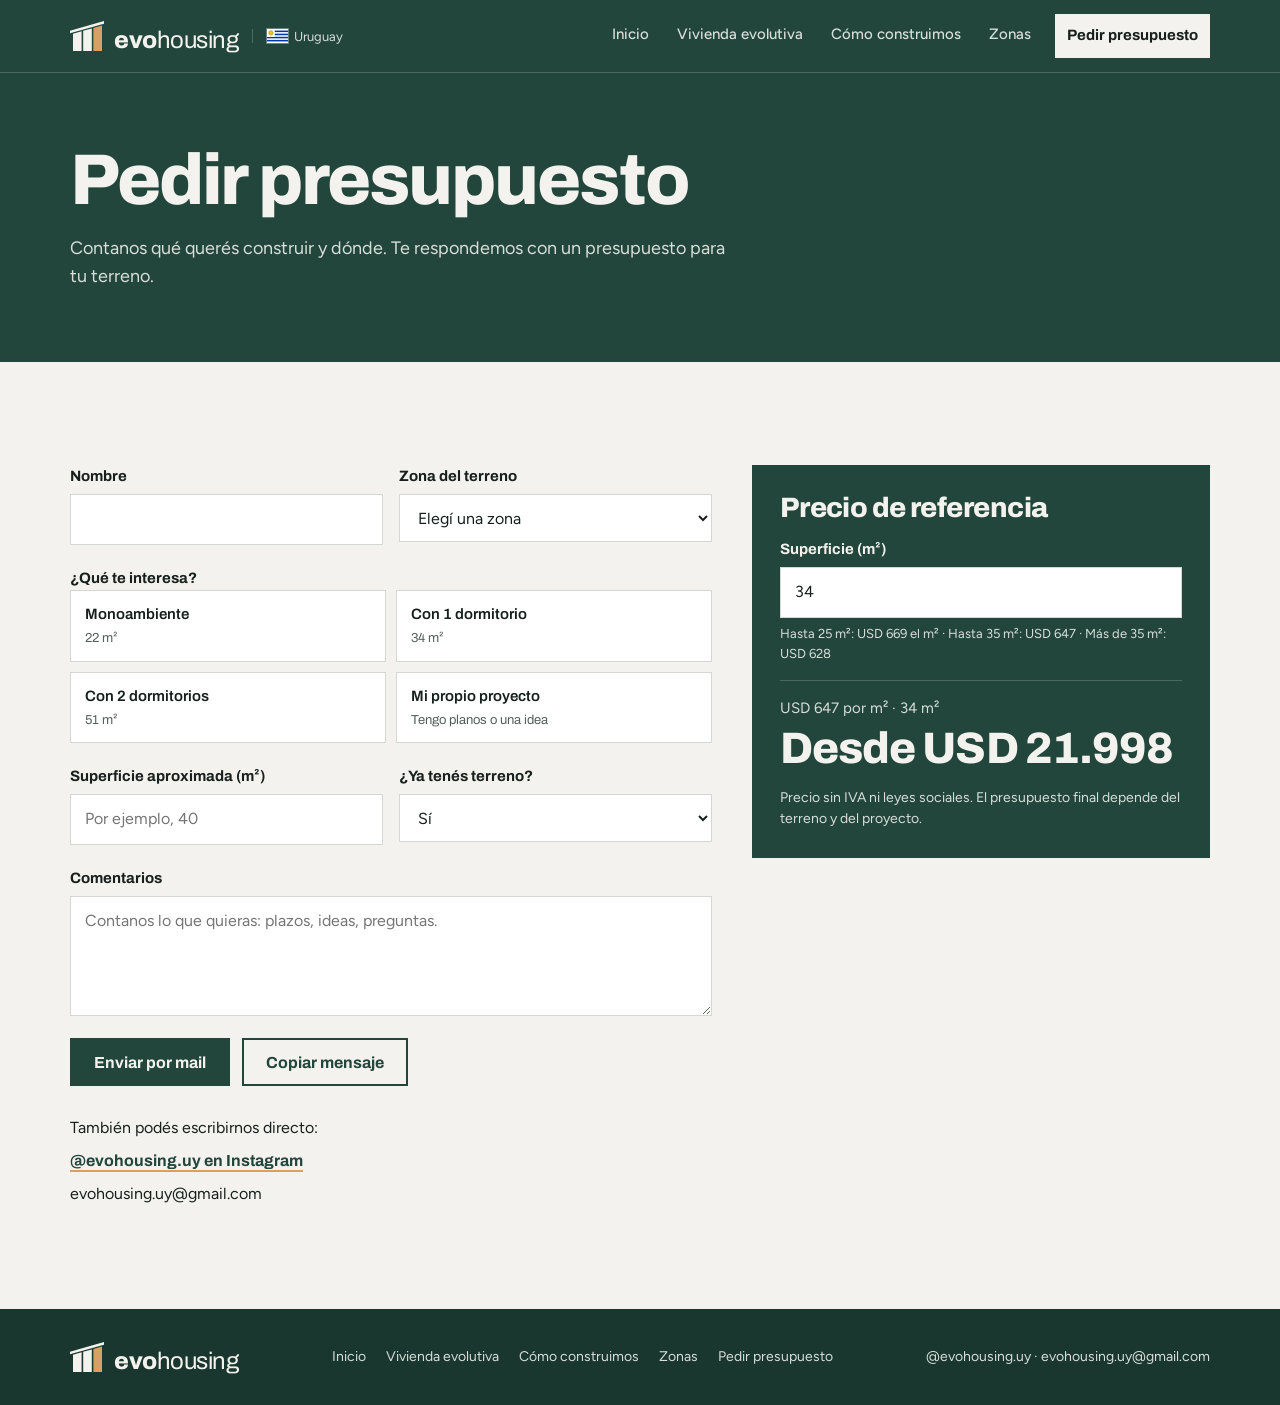
<file: presupuesto.html>
<!doctype html>
<html lang="es">
<head>
<meta charset="utf-8">
<meta name="viewport" content="width=device-width, initial-scale=1, viewport-fit=cover">
<title>Pedir presupuesto · EvoHousing</title>
<meta name="description" content="Contanos qué querés construir y te respondemos con un presupuesto. Calculá un precio de referencia por m².">
<link rel="canonical" href="https://evohousing.github.io/presupuesto.html">
<link rel="icon" href="favicon.svg" type="image/svg+xml">
<meta property="og:title" content="Pedir presupuesto · EvoHousing">
<meta property="og:description" content="Contanos qué querés construir y te respondemos con un presupuesto. Calculá un precio de referencia por m².">
<meta property="og:image" content="https://evohousing.github.io/img/casa.jpg">
<meta property="og:url" content="https://evohousing.github.io/presupuesto.html">
<link rel="preconnect" href="https://fonts.googleapis.com">
<link rel="preconnect" href="https://fonts.gstatic.com" crossorigin>
<link rel="stylesheet" href="https://fonts.googleapis.com/css2?family=Archivo:wdth,wght@62..125,400..900&family=Figtree:wght@400;500;600;700&display=swap">
<link rel="stylesheet" href="css/estilos.css?v=20261025b">
<style>
.pres { display: grid; grid-template-columns: minmax(0, 7fr) minmax(0, 5fr); gap: 40px; align-items: start; }
@media (max-width: 900px) { .pres { grid-template-columns: 1fr; } }
form.pedido { display: flex; flex-direction: column; gap: 22px; }
.fila { display: grid; grid-template-columns: repeat(2, minmax(0, 1fr)); gap: 16px; }
@media (max-width: 560px) { .fila { grid-template-columns: 1fr; } }
.acciones { display: flex; flex-wrap: wrap; gap: 12px; align-items: center; }
.calc { background: var(--pino); color: var(--hueso); padding: 28px; display: flex; flex-direction: column; gap: 16px; position: sticky; top: 20px; }
.calc h2 { font-size: 28px; }
.calc .campo label { color: var(--hueso); }
.calc .campo .ayuda { color: var(--sobre-pino); }
.calc output { display: flex; flex-direction: column; gap: 4px; border-top: 1px solid var(--linea-pino); padding-top: 16px; }
.calc output span { color: var(--sobre-pino); font-size: 15px; }
.calc output strong { font-family: var(--display); font-weight: 800; font-size: 44px; letter-spacing: -0.02em; font-variant-numeric: tabular-nums; line-height: 1.05; }
.calc .nota { color: var(--sobre-pino); }
.mensaje { background: var(--blanco); border: 1.5px solid var(--pino); padding: 20px; display: flex; flex-direction: column; gap: 14px; }
.mensaje pre { margin: 0; white-space: pre-wrap; font-family: var(--texto); font-size: 15px; color: var(--tinta); }
.error { color: #A13A1F; font-size: 14px; font-weight: 600; }
.contacto-directo { display: flex; flex-direction: column; gap: 8px; margin-top: 8px; font-size: 16px; }
</style>
</head>
<body>
<header class="top">
  <div class="wrap top__in">
    <div class="marca" style="display:flex;align-items:center;gap:14px">
      <a class="logo" href="./" aria-label="EvoHousing, inicio"><svg viewBox="0 0 34 32" aria-hidden="true"><polygon points="0,13.28 34,3.72 34,1.12 0,10.68" fill="#F3F2EE"/><polygon points="3,13.74 11.6,11.32 11.6,31 3,31" fill="#F3F2EE"/><polygon points="13.2,10.87 21.8,8.45 21.8,31 13.2,31" fill="#F3F2EE"/><polygon points="23.4,8 32,5.58 32,31 23.4,31" fill="#D9A066"/></svg><span>evo<b>housing</b></span></a>
      <span class="pais" style="display:inline-flex;align-items:center;gap:6px"><svg class="bandera" width="21" height="14" viewBox="0 0 27 18" role="img" aria-label="Bandera de Uruguay"><rect width="27" height="18" fill="#FFFFFF"/><rect y="2" width="27" height="2" fill="#0038A8"/><rect y="6" width="27" height="2" fill="#0038A8"/><rect y="10" width="27" height="2" fill="#0038A8"/><rect y="14" width="27" height="2" fill="#0038A8"/><rect width="10" height="10" fill="#FFFFFF"/><polygon points="5.00,1.60 5.41,2.94 6.30,1.86 6.17,3.25 7.40,2.60 6.75,3.83 8.14,3.70 7.06,4.59 8.40,5.00 7.06,5.41 8.14,6.30 6.75,6.17 7.40,7.40 6.17,6.75 6.30,8.14 5.41,7.06 5.00,8.40 4.59,7.06 3.70,8.14 3.83,6.75 2.60,7.40 3.25,6.17 1.86,6.30 2.94,5.41 1.60,5.00 2.94,4.59 1.86,3.70 3.25,3.83 2.60,2.60 3.83,3.25 3.70,1.86 4.59,2.94" fill="#FCD116" stroke="#7B5A00" stroke-width="0.25"/><circle cx="5" cy="5" r="1.9" fill="#FCD116" stroke="#7B5A00" stroke-width="0.25"/></svg>Uruguay</span>
    </div>
    <nav class="nav" aria-label="Secciones">
      <a href="./">Inicio</a>
      <a href="vivienda-evolutiva.html">Vivienda evolutiva</a>
      <a href="como-construimos.html">Cómo construimos</a>
      <a href="zonas.html">Zonas</a>
      <a class="nav__cta" href="presupuesto.html" aria-current="page">Pedir presupuesto</a>
    </nav>
  </div>
</header>
<main>
  <section class="pagina-cabeza">
    <div class="wrap">
      <h1>Pedir presupuesto</h1>
      <p>Contanos qué querés construir y dónde. Te respondemos con un presupuesto para tu terreno.</p>
    </div>
  </section>
  <section class="band">
    <div class="wrap pres">
      <form class="pedido" id="pedido" novalidate>
        <div class="fila">
          <div class="campo"><label for="nombre">Nombre</label><input id="nombre" name="nombre" autocomplete="name" required></div>
          <div class="campo">
            <label for="zona">Zona del terreno</label>
            <select id="zona" name="zona" required>
              <option value="">Elegí una zona</option>
              <option>Punta del Este</option><option>Maldonado</option><option>San Carlos</option><option>José Ignacio</option><option>Garzón</option><option>Solís</option>
              <option>Atlántida</option><option>Solymar</option><option>Ciudad de la Costa</option><option>Otra zona</option>
            </select>
          </div>
        </div>
        <fieldset class="campo">
          <legend>¿Qué te interesa?</legend>
          <div class="opciones">
            <label class="opcion"><input type="radio" name="tipo" value="Monoambiente de 22 m²" data-m2="22" required><span>Monoambiente<small>22 m²</small></span></label>
            <label class="opcion"><input type="radio" name="tipo" value="Casa con 1 dormitorio de 34 m²" data-m2="34"><span>Con 1 dormitorio<small>34 m²</small></span></label>
            <label class="opcion"><input type="radio" name="tipo" value="Casa con 2 dormitorios de 51 m²" data-m2="51"><span>Con 2 dormitorios<small>51 m²</small></span></label>
            <label class="opcion"><input type="radio" name="tipo" value="Mi propio proyecto" data-m2=""><span>Mi propio proyecto<small>Tengo planos o una idea</small></span></label>
          </div>
        </fieldset>
        <div class="fila">
          <div class="campo"><label for="m2">Superficie aproximada (m²)</label><input id="m2" name="m2" type="number" inputmode="numeric" min="10" max="500" placeholder="Por ejemplo, 40"></div>
          <div class="campo">
            <label for="terreno">¿Ya tenés terreno?</label>
            <select id="terreno" name="terreno"><option>Sí</option><option>Todavía no</option></select>
          </div>
        </div>
        <div class="campo"><label for="comentarios">Comentarios</label><textarea id="comentarios" name="comentarios" placeholder="Contanos lo que quieras: plazos, ideas, preguntas."></textarea></div>
        <p class="error" id="error" hidden>Completá tu nombre, la zona del terreno y qué te interesa.</p>
        <div class="acciones">
          <button class="btn btn--pino" type="submit">Enviar por mail</button>
          <button class="btn btn--borde" type="button" id="copiar">Copiar mensaje</button>
        </div>
        <div class="mensaje" id="mensaje" hidden>
          <pre id="mensaje-txt"></pre>
          <p class="nota" id="mensaje-estado">Si no se abrió tu correo, copiá el mensaje y mandalo a evohousing.uy@gmail.com o por Instagram.</p>
        </div>
        <div class="contacto-directo">
          <span>También podés escribirnos directo:</span>
          <a class="link" href="https://www.instagram.com/evohousing.uy/" target="_blank" rel="noopener">@evohousing.uy en Instagram</a>
          <span>evohousing.uy@gmail.com</span>
        </div>
      </form>

      <aside class="calc" id="calculadora" aria-labelledby="t-calc">
        <h2 id="t-calc">Precio de referencia</h2>
        <div class="campo">
          <label for="calc-m2">Superficie (m²)</label>
          <input id="calc-m2" type="number" inputmode="numeric" min="10" max="500" value="34">
          <span class="ayuda">Hasta 25 m²: USD 669 el m² · Hasta 35 m²: USD 647 · Más de 35 m²: USD 628</span>
        </div>
        <output for="calc-m2" aria-live="polite">
          <span id="calc-tarifa">USD 647 por m²</span>
          <strong id="calc-total">Desde USD 21.998</strong>
        </output>
        <p class="nota">Precio sin IVA ni leyes sociales. El presupuesto final depende del terreno y del proyecto.</p>
      </aside>
    </div>
  </section>
</main>
<footer class="pie">
  <div class="wrap">
    <a class="logo" href="./"><svg viewBox="0 0 34 32" aria-hidden="true"><polygon points="0,13.28 34,3.72 34,1.12 0,10.68" fill="#F3F2EE"/><polygon points="3,13.74 11.6,11.32 11.6,31 3,31" fill="#F3F2EE"/><polygon points="13.2,10.87 21.8,8.45 21.8,31 13.2,31" fill="#F3F2EE"/><polygon points="23.4,8 32,5.58 32,31 23.4,31" fill="#D9A066"/></svg><span>evo<b>housing</b></span></a>
    <nav aria-label="Pie"><a href="./">Inicio</a> <a href="vivienda-evolutiva.html">Vivienda evolutiva</a> <a href="como-construimos.html">Cómo construimos</a> <a href="zonas.html">Zonas</a> <a href="presupuesto.html">Pedir presupuesto</a></nav>
    <span><a href="https://www.instagram.com/evohousing.uy/" target="_blank" rel="noopener">@evohousing.uy</a> · evohousing.uy@gmail.com</span>
  </div>
</footer>
<script>
(function () {
  const fmt = n => n.toLocaleString('es-UY');
  const tarifa = m => m <= 25 ? 669 : (m <= 35 ? 647 : 628);
  const calcM2 = document.getElementById('calc-m2');
  function calcular() {
    const m = Math.round(Number(calcM2.value));
    const t = document.getElementById('calc-tarifa'), tot = document.getElementById('calc-total');
    if (!m || m < 10) { t.textContent = 'Ingresá una superficie de al menos 10 m²'; tot.textContent = '—'; return; }
    const p = tarifa(m);
    t.textContent = 'USD ' + p + ' por m² · ' + m + ' m²';
    tot.textContent = 'Desde USD ' + fmt(m * p);
  }
  calcM2.addEventListener('input', calcular); calcular();

  const form = document.getElementById('pedido');
  const m2 = document.getElementById('m2');
  form.querySelectorAll('input[name="tipo"]').forEach(r => r.addEventListener('change', () => {
    if (r.dataset.m2) { m2.value = r.dataset.m2; calcM2.value = r.dataset.m2; calcular(); }
  }));
  m2.addEventListener('input', () => { if (m2.value) { calcM2.value = m2.value; calcular(); } });

  function armar() {
    const d = new FormData(form);
    const nombre = (d.get('nombre') || '').trim(), zona = d.get('zona'), tipo = d.get('tipo');
    if (!nombre || !zona || !tipo) return null;
    const lineas = ['Hola EvoHousing, soy ' + nombre + '.', '', 'Me interesa: ' + tipo];
    if (d.get('m2')) lineas.push('Superficie aproximada: ' + d.get('m2') + ' m²');
    lineas.push('Zona del terreno: ' + zona, '¿Tengo terreno?: ' + d.get('terreno'));
    const c = (d.get('comentarios') || '').trim();
    if (c) lineas.push('', c);
    return lineas.join('\n');
  }
  function mostrar(txt) {
    document.getElementById('mensaje').hidden = false;
    document.getElementById('mensaje-txt').textContent = txt;
  }
  const err = document.getElementById('error');
  form.addEventListener('submit', e => {
    e.preventDefault();
    const txt = armar();
    err.hidden = !!txt; if (!txt) return;
    mostrar(txt);
    location.href = 'mailto:evohousing.uy@gmail.com?subject=' + encodeURIComponent('Pedido de presupuesto') + '&body=' + encodeURIComponent(txt);
  });
  document.getElementById('copiar').addEventListener('click', () => {
    const txt = armar();
    err.hidden = !!txt; if (!txt) return;
    mostrar(txt);
    const estado = document.getElementById('mensaje-estado');
    const ok = () => { estado.textContent = 'Mensaje copiado. Pegalo en Instagram o en un mail a evohousing.uy@gmail.com.'; };
    if (navigator.clipboard) navigator.clipboard.writeText(txt).then(ok).catch(() => { estado.textContent = 'Seleccioná el mensaje y copialo.'; });
  });
})();
</script>
</body>
</html>
</file>
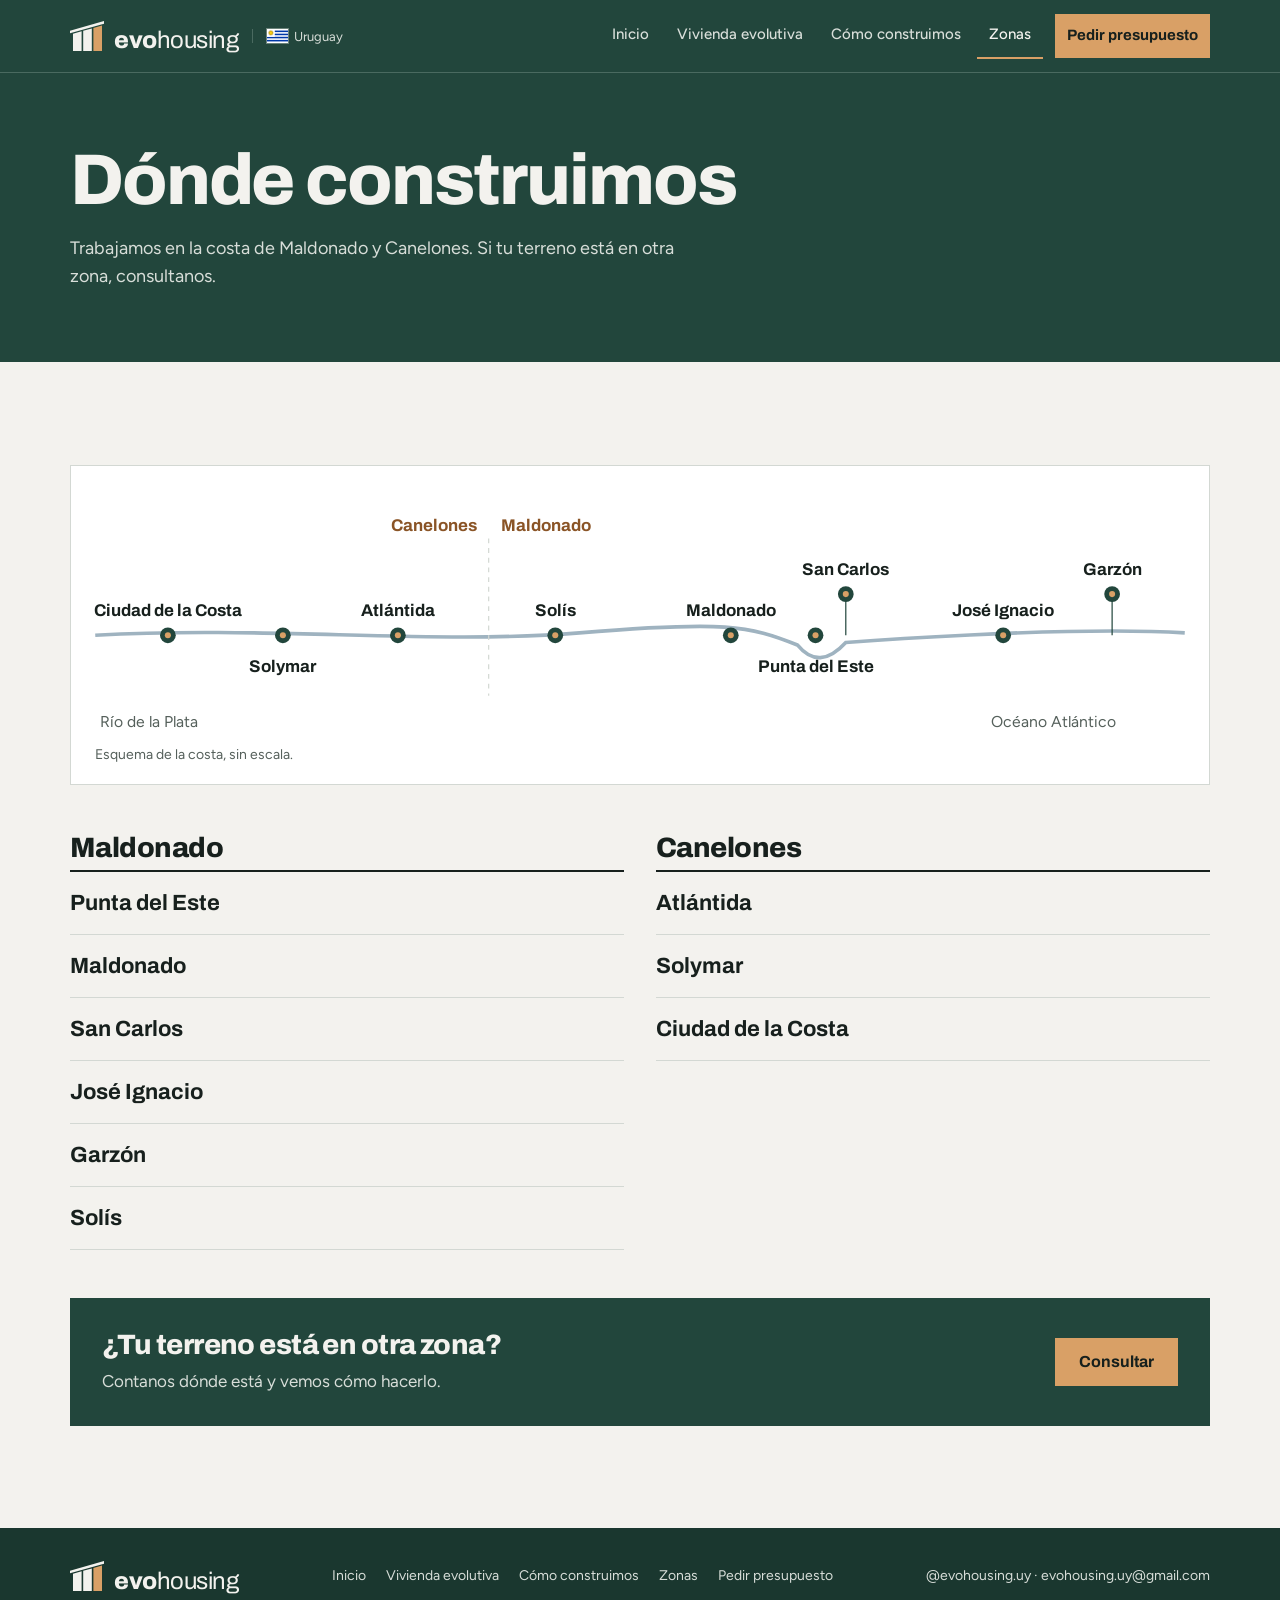
<file: zonas.html>
<!doctype html>
<html lang="es">
<head>
<meta charset="utf-8">
<meta name="viewport" content="width=device-width, initial-scale=1, viewport-fit=cover">
<title>Zonas · EvoHousing</title>
<meta name="description" content="Construimos en Punta del Este, Maldonado, San Carlos, José Ignacio, Garzón, Solís, Atlántida, Solymar y Ciudad de la Costa.">
<link rel="canonical" href="https://evohousing.github.io/zonas.html">
<link rel="icon" href="favicon.svg" type="image/svg+xml">
<meta property="og:title" content="Zonas · EvoHousing">
<meta property="og:description" content="Construimos en Punta del Este, Maldonado, San Carlos, José Ignacio, Garzón, Solís, Atlántida, Solymar y Ciudad de la Costa.">
<meta property="og:image" content="https://evohousing.github.io/img/casa.jpg">
<meta property="og:url" content="https://evohousing.github.io/zonas.html">
<link rel="preconnect" href="https://fonts.googleapis.com">
<link rel="preconnect" href="https://fonts.gstatic.com" crossorigin>
<link rel="stylesheet" href="https://fonts.googleapis.com/css2?family=Archivo:wdth,wght@62..125,400..900&family=Figtree:wght@400;500;600;700&display=swap">
<link rel="stylesheet" href="css/estilos.css?v=20261025b">
<style>
.costa { background: var(--blanco); border: 1px solid var(--linea); padding: 24px 0 18px; overflow-x: auto; }
.costa svg { display: block; min-width: 760px; width: 100%; height: auto; }
.costa .nota { padding: 0 24px; }
.deptos { display: grid; grid-template-columns: repeat(2, minmax(0, 1fr)); gap: 32px; margin-top: 48px; }
.depto h2 { font-size: 28px; margin-bottom: 8px; }
.depto ul { list-style: none; margin: 0; padding: 0; }
.depto li { font-family: var(--display); font-weight: 700; font-size: 22px; padding: 14px 0; border-bottom: 1px solid var(--linea); }
.depto li:first-child { border-top: 2px solid var(--tinta); }
@media (max-width: 760px) { .deptos { grid-template-columns: 1fr; } }
.otra { margin-top: 48px; background: var(--pino); color: var(--hueso); padding: 32px; display: flex; flex-wrap: wrap; justify-content: space-between; align-items: center; gap: 20px; }
.otra p { color: var(--sobre-pino); max-width: 46ch; }
</style>
</head>
<body>
<header class="top">
  <div class="wrap top__in">
    <div class="marca" style="display:flex;align-items:center;gap:14px">
      <a class="logo" href="./" aria-label="EvoHousing, inicio"><svg viewBox="0 0 34 32" aria-hidden="true"><polygon points="0,13.28 34,3.72 34,1.12 0,10.68" fill="#F3F2EE"/><polygon points="3,13.74 11.6,11.32 11.6,31 3,31" fill="#F3F2EE"/><polygon points="13.2,10.87 21.8,8.45 21.8,31 13.2,31" fill="#F3F2EE"/><polygon points="23.4,8 32,5.58 32,31 23.4,31" fill="#D9A066"/></svg><span>evo<b>housing</b></span></a>
      <span class="pais" style="display:inline-flex;align-items:center;gap:6px"><svg class="bandera" width="21" height="14" viewBox="0 0 27 18" role="img" aria-label="Bandera de Uruguay"><rect width="27" height="18" fill="#FFFFFF"/><rect y="2" width="27" height="2" fill="#0038A8"/><rect y="6" width="27" height="2" fill="#0038A8"/><rect y="10" width="27" height="2" fill="#0038A8"/><rect y="14" width="27" height="2" fill="#0038A8"/><rect width="10" height="10" fill="#FFFFFF"/><polygon points="5.00,1.60 5.41,2.94 6.30,1.86 6.17,3.25 7.40,2.60 6.75,3.83 8.14,3.70 7.06,4.59 8.40,5.00 7.06,5.41 8.14,6.30 6.75,6.17 7.40,7.40 6.17,6.75 6.30,8.14 5.41,7.06 5.00,8.40 4.59,7.06 3.70,8.14 3.83,6.75 2.60,7.40 3.25,6.17 1.86,6.30 2.94,5.41 1.60,5.00 2.94,4.59 1.86,3.70 3.25,3.83 2.60,2.60 3.83,3.25 3.70,1.86 4.59,2.94" fill="#FCD116" stroke="#7B5A00" stroke-width="0.25"/><circle cx="5" cy="5" r="1.9" fill="#FCD116" stroke="#7B5A00" stroke-width="0.25"/></svg>Uruguay</span>
    </div>
    <nav class="nav" aria-label="Secciones">
      <a href="./">Inicio</a>
      <a href="vivienda-evolutiva.html">Vivienda evolutiva</a>
      <a href="como-construimos.html">Cómo construimos</a>
      <a href="zonas.html" aria-current="page">Zonas</a>
      <a class="nav__cta" href="presupuesto.html">Pedir presupuesto</a>
    </nav>
  </div>
</header>
<main>
  <section class="pagina-cabeza">
    <div class="wrap">
      <h1>Dónde construimos</h1>
      <p>Trabajamos en la costa de Maldonado y Canelones. Si tu terreno está en otra zona, consultanos.</p>
    </div>
  </section>
  <section class="band">
    <div class="wrap">
      <figure class="costa" style="margin:0">
        <svg viewBox="0 0 940 210" role="img" aria-label="Esquema de la costa de Canelones y Maldonado con las zonas donde construimos">
<path d="M20 120 C 160 112, 300 128, 420 118 S 560 112, 600 128 Q 618 150, 640 126 S 820 112, 920 118" fill="none" stroke="#9FB3C0" stroke-width="3"/>
<text x="24" y="196" font-family="Figtree, sans-serif" font-size="13" fill="#55605B">Río de la Plata</text>
<text x="760" y="196" font-family="Figtree, sans-serif" font-size="13" fill="#55605B">Océano Atlántico</text>
<line x1="345" y1="40" x2="345" y2="170" stroke="#D3D8D3" stroke-dasharray="4 4"/>
<text x="335" y="34" text-anchor="end" font-family="Archivo, sans-serif" font-weight="700" font-size="14" fill="#8A5426">Canelones</text>
<text x="355" y="34" font-family="Archivo, sans-serif" font-weight="700" font-size="14" fill="#8A5426">Maldonado</text>
<circle cx="80" cy="120" r="6.5" fill="#22463C"/><circle cx="80" cy="120" r="2.5" fill="#D9A066"/>
<text x="80" y="104" text-anchor="middle" font-family="Archivo, sans-serif" font-weight="700" font-size="14" fill="#17201D">Ciudad de la Costa</text>
<circle cx="175" cy="120" r="6.5" fill="#22463C"/><circle cx="175" cy="120" r="2.5" fill="#D9A066"/>
<text x="175" y="150" text-anchor="middle" font-family="Archivo, sans-serif" font-weight="700" font-size="14" fill="#17201D">Solymar</text>
<circle cx="270" cy="120" r="6.5" fill="#22463C"/><circle cx="270" cy="120" r="2.5" fill="#D9A066"/>
<text x="270" y="104" text-anchor="middle" font-family="Archivo, sans-serif" font-weight="700" font-size="14" fill="#17201D">Atlántida</text>
<circle cx="400" cy="120" r="6.5" fill="#22463C"/><circle cx="400" cy="120" r="2.5" fill="#D9A066"/>
<text x="400" y="104" text-anchor="middle" font-family="Archivo, sans-serif" font-weight="700" font-size="14" fill="#17201D">Solís</text>
<circle cx="545" cy="120" r="6.5" fill="#22463C"/><circle cx="545" cy="120" r="2.5" fill="#D9A066"/>
<text x="545" y="104" text-anchor="middle" font-family="Archivo, sans-serif" font-weight="700" font-size="14" fill="#17201D">Maldonado</text>
<circle cx="615" cy="120" r="6.5" fill="#22463C"/><circle cx="615" cy="120" r="2.5" fill="#D9A066"/>
<text x="615" y="150" text-anchor="middle" font-family="Archivo, sans-serif" font-weight="700" font-size="14" fill="#17201D">Punta del Este</text>
<line x1="640" y1="86" x2="640" y2="120" stroke="#22463C" stroke-width="1"/>
<circle cx="640" cy="86" r="6.5" fill="#22463C"/><circle cx="640" cy="86" r="2.5" fill="#D9A066"/>
<text x="640" y="70" text-anchor="middle" font-family="Archivo, sans-serif" font-weight="700" font-size="14" fill="#17201D">San Carlos</text>
<circle cx="770" cy="120" r="6.5" fill="#22463C"/><circle cx="770" cy="120" r="2.5" fill="#D9A066"/>
<text x="770" y="104" text-anchor="middle" font-family="Archivo, sans-serif" font-weight="700" font-size="14" fill="#17201D">José Ignacio</text>
<line x1="860" y1="86" x2="860" y2="120" stroke="#22463C" stroke-width="1"/>
<circle cx="860" cy="86" r="6.5" fill="#22463C"/><circle cx="860" cy="86" r="2.5" fill="#D9A066"/>
<text x="860" y="70" text-anchor="middle" font-family="Archivo, sans-serif" font-weight="700" font-size="14" fill="#17201D">Garzón</text>
</svg>
        <figcaption class="nota">Esquema de la costa, sin escala.</figcaption>
      </figure>
      <div class="deptos">
        <div class="depto"><h2>Maldonado</h2><ul><li>Punta del Este</li><li>Maldonado</li><li>San Carlos</li><li>José Ignacio</li><li>Garzón</li><li>Solís</li></ul></div>
        <div class="depto"><h2>Canelones</h2><ul><li>Atlántida</li><li>Solymar</li><li>Ciudad de la Costa</li></ul></div>
      </div>
      <div class="otra">
        <div style="display:flex; flex-direction:column; gap:8px"><h2 style="font-size: 28px">¿Tu terreno está en otra zona?</h2><p>Contanos dónde está y vemos cómo hacerlo.</p></div>
        <a class="btn btn--madera" href="presupuesto.html">Consultar</a>
      </div>
    </div>
  </section>
</main>
<footer class="pie">
  <div class="wrap">
    <a class="logo" href="./"><svg viewBox="0 0 34 32" aria-hidden="true"><polygon points="0,13.28 34,3.72 34,1.12 0,10.68" fill="#F3F2EE"/><polygon points="3,13.74 11.6,11.32 11.6,31 3,31" fill="#F3F2EE"/><polygon points="13.2,10.87 21.8,8.45 21.8,31 13.2,31" fill="#F3F2EE"/><polygon points="23.4,8 32,5.58 32,31 23.4,31" fill="#D9A066"/></svg><span>evo<b>housing</b></span></a>
    <nav aria-label="Pie"><a href="./">Inicio</a> <a href="vivienda-evolutiva.html">Vivienda evolutiva</a> <a href="como-construimos.html">Cómo construimos</a> <a href="zonas.html">Zonas</a> <a href="presupuesto.html">Pedir presupuesto</a></nav>
    <span><a href="https://www.instagram.com/evohousing.uy/" target="_blank" rel="noopener">@evohousing.uy</a> · evohousing.uy@gmail.com</span>
  </div>
</footer>

</body>
</html>
</file>
<file: css/estilos.css>
/* EvoHousing · estilos compartidos
   Bandas a todo el ancho que alternan hueso, blanco y verde pino; contenido en un contenedor de 1180px. */
:root {
  --pino: #22463C;
  --pino-osc: #1A372F;
  --madera: #D9A066;
  --madera-txt: #8A5426;
  --hueso: #F3F2EE;
  --papel: #FBFAF7;
  --blanco: #FFFFFF;
  --tinta: #17201D;
  --gris: #3B4541;
  --gris-2: #55605B;
  --linea: #D3D8D3;
  --linea-pino: #4A6A60;
  --sobre-pino: #D8DED9;
  --display: "Archivo", "Arial Narrow", system-ui, sans-serif;
  --texto: "Figtree", system-ui, -apple-system, "Segoe UI", sans-serif;
  color-scheme: light;
}
*, *::before, *::after { box-sizing: border-box; }
html { scroll-behavior: smooth; }
@media (prefers-reduced-motion: reduce) { html { scroll-behavior: auto; } }
body { margin: 0; background: var(--hueso); color: var(--tinta); font-family: var(--texto); font-size: 17px; line-height: 1.55; }
img { max-width: 100%; height: auto; display: block; }
[hidden] { display: none !important; }
a { color: inherit; }
:focus-visible { outline: 3px solid var(--madera); outline-offset: 3px; }

.wrap { max-width: 1180px; margin: 0 auto; padding-left: max(20px, env(safe-area-inset-left, 0px)); padding-right: max(20px, env(safe-area-inset-right, 0px)); }
.band { padding-block: clamp(56px, 8vw, 104px); }
.band--white { background: var(--blanco); }
.band--pino { background: var(--pino); color: var(--hueso); }

.eyebrow { font-family: var(--display); font-size: 15px; font-weight: 600; color: var(--madera-txt); margin: 0; }
.band--pino .eyebrow { color: var(--madera); }
h1, h2, h3 { font-family: var(--display); margin: 0; text-wrap: balance; }
h1 { font-size: clamp(40px, 5.6vw, 72px); font-weight: 800; line-height: 1; letter-spacing: -0.03em; }
h2 { font-size: clamp(30px, 4vw, 46px); font-weight: 800; line-height: 1.04; letter-spacing: -0.02em; }
h3 { font-size: 22px; font-weight: 700; line-height: 1.15; }
p { margin: 0; text-wrap: pretty; }
.lead { color: var(--gris); max-width: 58ch; font-size: 18px; }
.band--pino .lead { color: var(--sobre-pino); }
.section-head { display: flex; flex-wrap: wrap; justify-content: space-between; align-items: flex-end; gap: 20px 48px; margin-bottom: 40px; }
.section-head > div { display: flex; flex-direction: column; gap: 14px; min-width: 0; }
.section-head .lead { max-width: 38ch; font-size: 16px; }
.nota { font-size: 14px; color: var(--gris-2); }

/* Logo */
.logo { display: inline-flex; align-items: flex-end; gap: 10px; text-decoration: none; color: inherit; flex-shrink: 0; }
.logo svg { width: 34px; height: 32px; flex-shrink: 0; }
.logo span { font-family: var(--display); font-weight: 800; font-size: 24px; letter-spacing: -0.02em; line-height: 0.9; }
.logo span b { font-weight: 400; }

/* Botones */
.btn { display: inline-flex; align-items: center; justify-content: center; gap: 10px; min-height: 48px; padding: 0 22px; font-family: var(--display); font-weight: 700; font-size: 16px; text-decoration: none; border: 2px solid transparent; cursor: pointer; transition: background-color .15s, color .15s; }
.btn--madera { background: var(--madera); color: var(--tinta); }
.btn--madera:hover { background: var(--hueso); }
.btn--line { border-color: var(--hueso); color: var(--hueso); background: transparent; }
.btn--line:hover { background: var(--hueso); color: var(--pino); }
.btn--pino { background: var(--pino); color: var(--hueso); }
.btn--pino:hover { background: var(--pino-osc); }
.btn--borde { border-color: var(--pino); color: var(--pino); background: transparent; }
.btn--borde:hover { background: var(--pino); color: var(--hueso); }
.link { font-family: var(--display); font-weight: 700; color: var(--pino); text-decoration-color: var(--madera); text-decoration-thickness: 2px; text-underline-offset: 4px; }

/* Encabezado con las 5 pestañas */
.marca { display: flex; align-items: center; gap: 14px; }
.pais { display: inline-flex; align-items: center; gap: 6px; font-size: 13px; color: var(--sobre-pino); padding-left: 14px; border-left: 1px solid var(--linea-pino); line-height: 1; }
.bandera { width: 21px; height: 14px; display: block; box-shadow: 0 0 0 1px rgba(243,242,238,.35); }
.top { background: var(--pino); color: var(--hueso); border-bottom: 1px solid var(--linea-pino); }
.top__in { display: flex; align-items: center; justify-content: space-between; gap: 12px 28px; min-height: 72px; flex-wrap: wrap; }
.nav { display: flex; align-items: center; gap: 4px; font-size: 15px; font-weight: 500; }
.nav a { text-decoration: none; color: var(--sobre-pino); padding: 10px 12px; white-space: nowrap; border-bottom: 2px solid transparent; }
.nav a:hover { color: var(--hueso); }
.nav a[aria-current="page"] { color: var(--hueso); border-bottom-color: var(--madera); }
.nav a.nav__cta { background: var(--madera); color: var(--tinta); font-family: var(--display); font-weight: 700; margin-left: 8px; border-bottom: 0; }
.nav a.nav__cta:hover { background: var(--hueso); }
.nav a.nav__cta[aria-current="page"] { background: var(--hueso); }
@media (max-width: 900px) {
  .top__in { padding-top: 12px; padding-bottom: 10px; gap: 10px; }
  .nav { width: 100%; flex-wrap: wrap; gap: 2px 0; font-size: 14px; margin-left: -10px; }
  .nav a { padding: 8px 10px; }
  .nav a.nav__cta { margin-left: 10px; padding: 8px 12px; }
}

/* Encabezado de página interior */
.pagina-cabeza { background: var(--pino); color: var(--hueso); padding-block: clamp(40px, 6vw, 72px); }
.pagina-cabeza .wrap { display: flex; flex-direction: column; gap: 18px; }
.pagina-cabeza p { color: var(--sobre-pino); max-width: 56ch; font-size: 18px; }

/* Pie */
.pie { background: var(--pino-osc); color: var(--sobre-pino); font-size: 14px; }
.pie .wrap { display: flex; flex-wrap: wrap; justify-content: space-between; align-items: center; gap: 16px 32px; padding-block: 32px; }
.pie .logo { color: var(--hueso); }
.pie nav { display: flex; flex-wrap: wrap; gap: 6px 20px; }
.pie a { text-decoration: none; }
.pie a:hover { color: var(--hueso); }

/* Precio por tamaño */
.tramos { display: grid; grid-template-columns: repeat(3, minmax(0, 1fr)); gap: 20px; }
.tramo { background: var(--blanco); padding: 28px 28px 24px; display: flex; flex-direction: column; gap: 6px; }
.band--white .tramo { background: var(--hueso); }
.tramo span { font-size: 15px; color: var(--gris-2); }
.tramo b { font-family: var(--display); font-size: 30px; font-weight: 800; letter-spacing: -0.01em; }
.tramo strong { font-family: var(--display); font-size: 44px; font-weight: 800; letter-spacing: -0.02em; color: var(--pino); font-variant-numeric: tabular-nums; margin-top: 10px; }
.tramo strong small { font-size: 18px; color: var(--gris-2); font-weight: 600; }
@media (max-width: 760px) { .tramos { grid-template-columns: 1fr; } }

/* Fotos y fichas */
.foto { margin: 0; display: flex; flex-direction: column; gap: 10px; min-width: 0; }
.foto img { width: 100%; object-fit: cover; }
.foto figcaption { font-size: 14px; color: var(--gris-2); }
.band--pino .foto figcaption { color: var(--sobre-pino); }
.ficha { display: grid; grid-template-columns: repeat(3, minmax(0, 1fr)); border-top: 2px solid currentColor; }
.ficha div { padding: 12px 12px 0 0; display: flex; flex-direction: column; gap: 2px; min-width: 0; }
.ficha dt { font-size: 14px; color: var(--gris-2); }
.band--pino .ficha dt { color: var(--sobre-pino); }
.ficha dd { margin: 0; font-family: var(--display); font-weight: 800; font-size: clamp(19px, 4.6vw, 26px); overflow-wrap: anywhere; letter-spacing: -0.01em; font-variant-numeric: tabular-nums; }
.grilla-2 { display: grid; grid-template-columns: repeat(2, minmax(0, 1fr)); gap: 24px; }
.grilla-3 { display: grid; grid-template-columns: repeat(3, minmax(0, 1fr)); gap: 20px; }
@media (max-width: 860px) { .grilla-2, .grilla-3 { grid-template-columns: 1fr; } }

/* Formularios */
.campo { display: flex; flex-direction: column; gap: 6px; min-width: 0; }
.campo label, .campo legend { font-family: var(--display); font-weight: 700; font-size: 15px; padding: 0; }
.campo input, .campo select, .campo textarea { font: inherit; font-size: 16px; color: var(--tinta); background: var(--blanco); border: 1.5px solid var(--linea); padding: 12px 14px; min-height: 48px; width: 100%; border-radius: 0; }
.campo textarea { min-height: 120px; resize: vertical; }
.campo input:focus, .campo select:focus, .campo textarea:focus { outline: none; border-color: var(--pino); box-shadow: 0 0 0 3px rgba(217,160,102,.45); }
.campo .ayuda { font-size: 13px; color: var(--gris-2); }
fieldset.campo { border: 0; margin: 0; padding: 0; }
.opciones { display: grid; grid-template-columns: repeat(2, minmax(0, 1fr)); gap: 10px; }
.opcion { position: relative; }
.opcion input { position: absolute; opacity: 0; inset: 0; width: 100%; height: 100%; margin: 0; cursor: pointer; }
.opcion span { display: flex; flex-direction: column; gap: 2px; padding: 12px 14px; border: 1.5px solid var(--linea); background: var(--blanco); font-weight: 600; min-height: 48px; }
.opcion span small { font-weight: 400; color: var(--gris-2); font-size: 13px; }
.opcion input:checked + span { border-color: var(--pino); box-shadow: inset 0 0 0 1.5px var(--pino); background: #EEF3F0; }
.opcion input:focus-visible + span { outline: 3px solid var(--madera); outline-offset: 2px; }
@media (max-width: 520px) { .opciones { grid-template-columns: 1fr; } }
</file>
